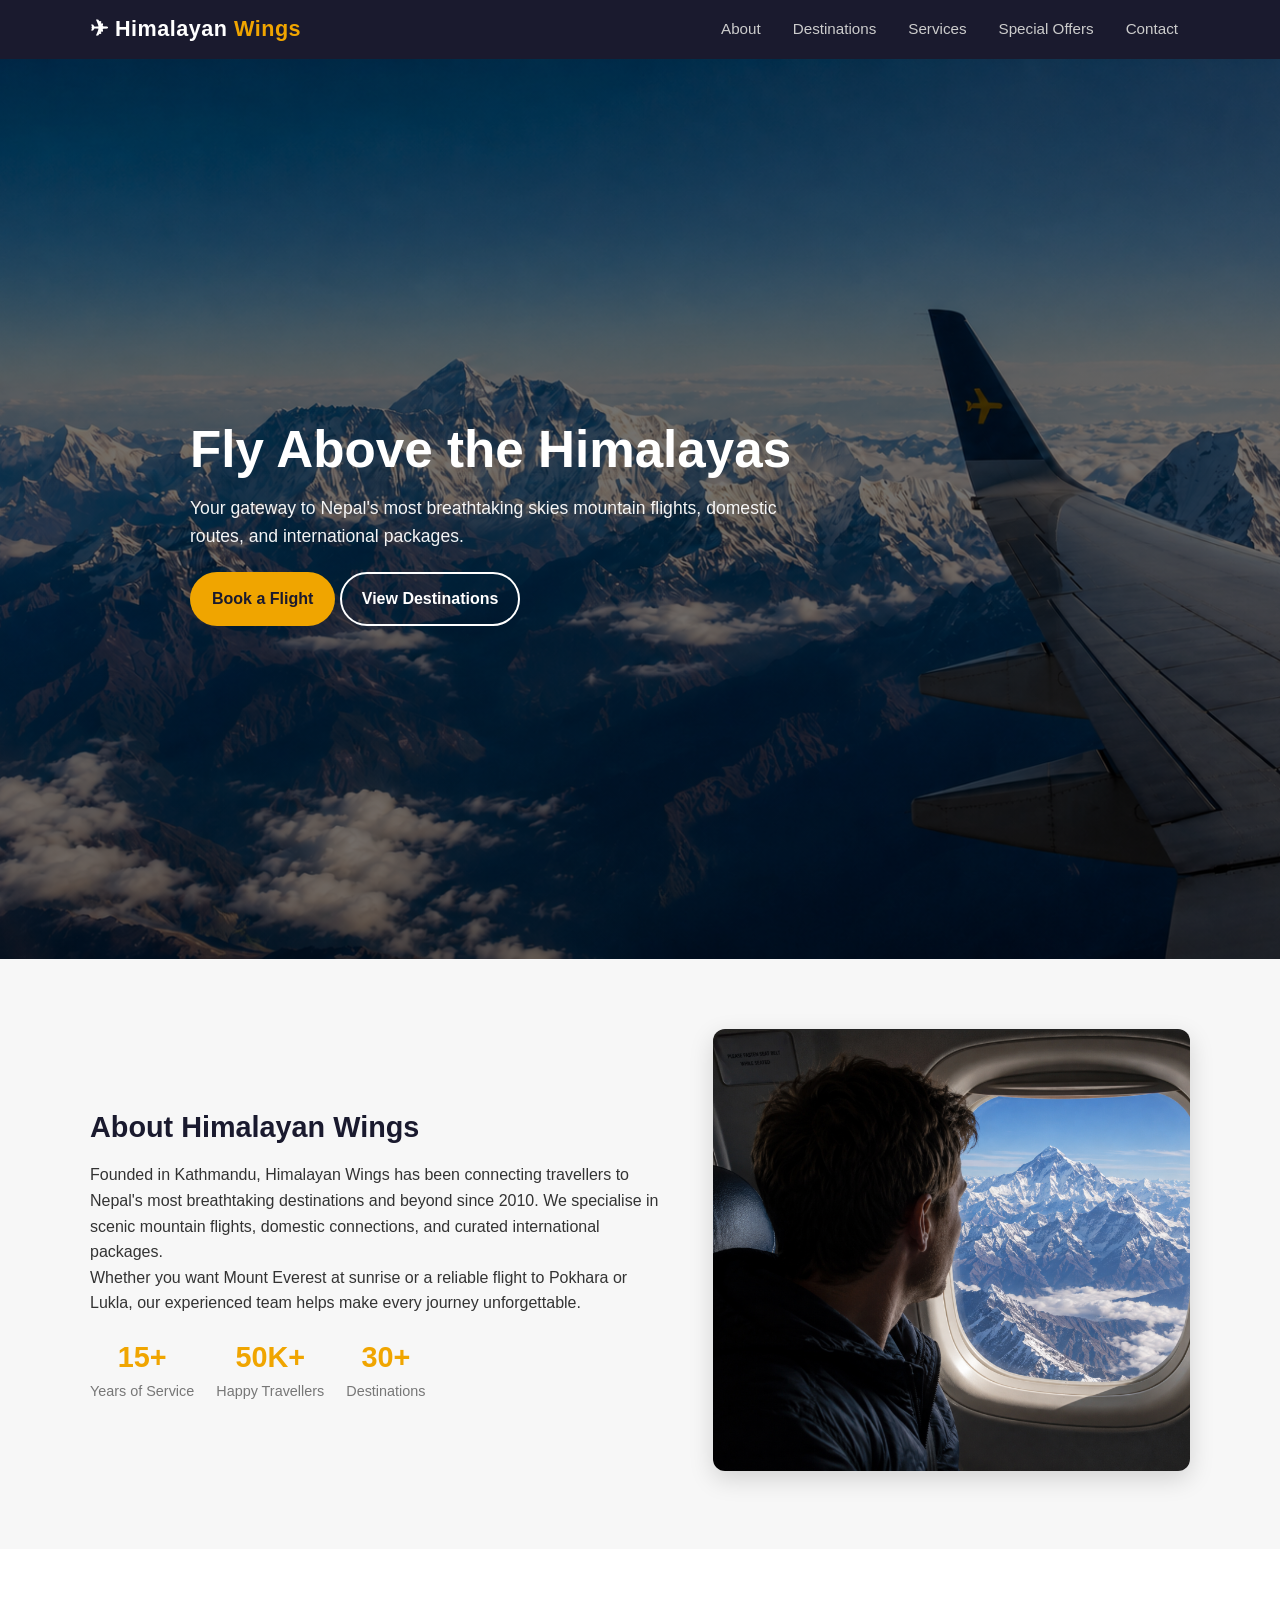
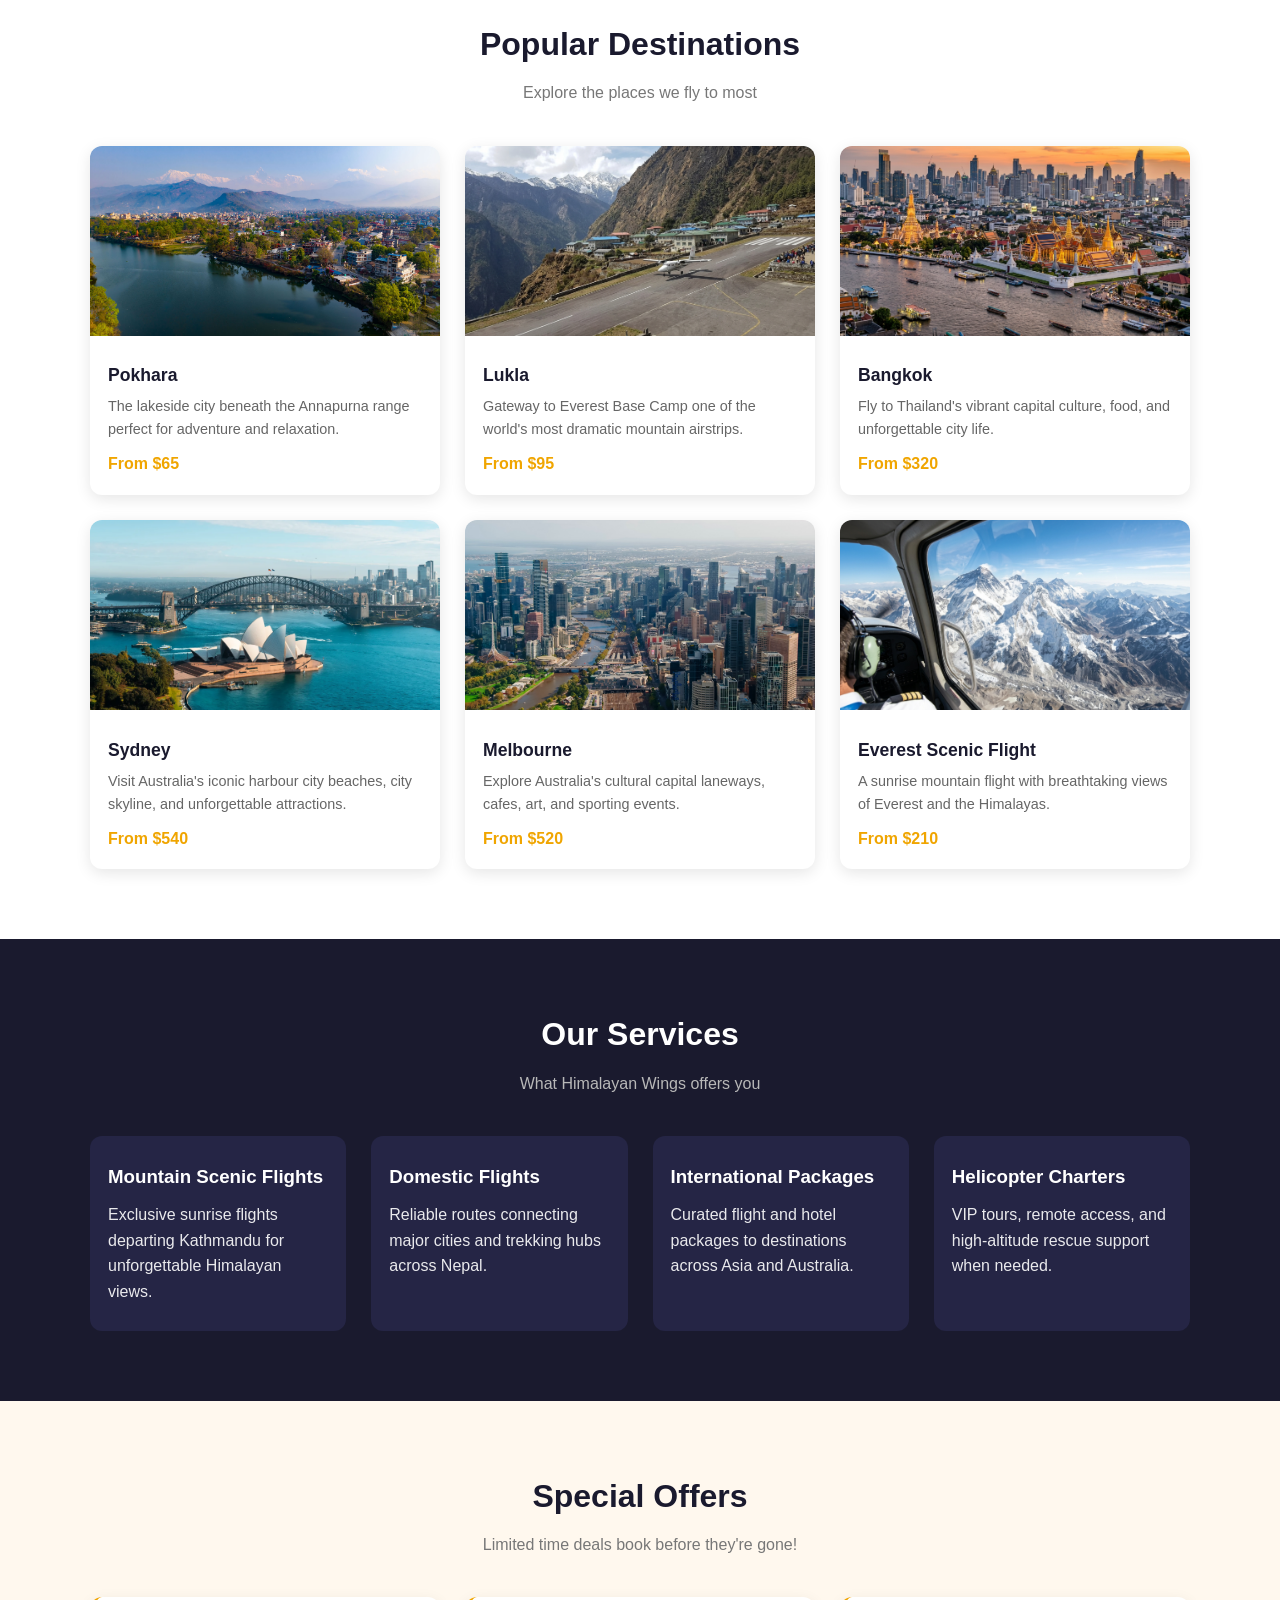
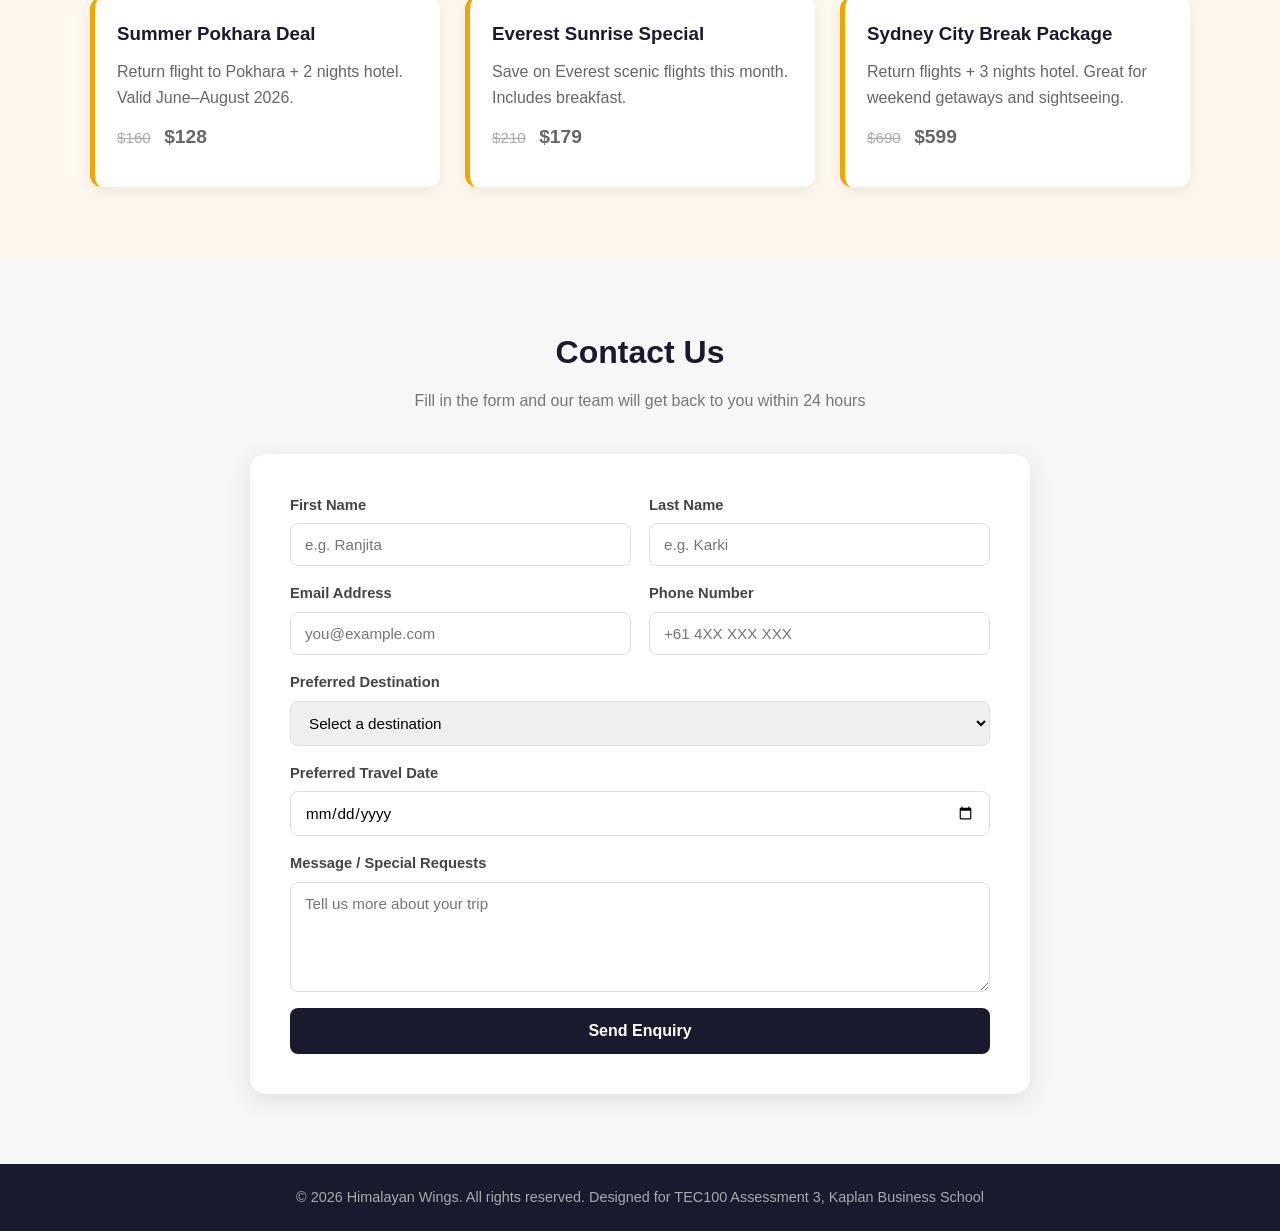
<file: A tourist flight agency/index.html>
<!DOCTYPE html>
<html lang="en">
<head>
  <meta charset="UTF-8"/>
  <meta name="viewport" content="width=device-width, initial-scale=1.0" />
  <title>Himalayan Wings | Nepal's Premier Flight Agency</title>
  <link rel="stylesheet" href="style.css" />
</head>
<body>

  <!-- NAVIGATION BAR -->
  <nav class="navbar">
    <div class="nav-container">
      <!-- The brand/logo area -->
      <a class="brand" href="#home">✈ Himalayan <span>Wings</span></a>

      <!-- Main navigation links here these match the id="" values on each section below -->
      <ul class="nav-links">
        <li><a href="#about">About</a></li>
        <li><a href="#destinations">Destinations</a></li>
        <li><a href="#services">Services</a></li>
        <li><a href="#offers">Special Offers</a></li>
        <li><a href="#contact">Contact</a></li>
      </ul>
    </div>
  </nav>

  <!-- HERO SECTION -->
  <header id="home" class="hero">
    <div class="hero-overlay">
      <!-- All the text and buttons sits inside this centred content block -->
      <div class="hero-content">
        <h1>Fly Above the Himalayas</h1>
        <p>Your gateway to Nepal's most breathtaking skies mountain flights, domestic routes, and international packages.</p>
        <a href="#contact" class="btn btn-primary">Book a Flight</a>
        <a href="#destinations" class="btn btn-outline">View Destinations</a>
      </div>
    </div>
  </header>

  <!-- ABOUT SECTION -->
  <section id="about" class="section section-alt">
    <div class="container about-grid">
      <!-- Left column secttion with the details about the company background and the key stats -->
      <div class="about-text">
        <h2>About Himalayan Wings</h2>
        <p>
          Founded in Kathmandu, Himalayan Wings has been connecting travellers to Nepal's most breathtaking destinations
          and beyond since 2010. We specialise in scenic mountain flights, domestic connections, and curated international packages.
        </p>
        <p>
          Whether you want Mount Everest at sunrise or a reliable flight to Pokhara or Lukla, our experienced team helps make every journey unforgettable.
        </p>
        <!-- little stats section of the company -->
        <div class="stats">
          <div class="stat">
            <h3>15+</h3>
            <p>Years of Service</p>
          </div>
          <div class="stat">
            <h3>50K+</h3>
            <p>Happy Travellers</p>
          </div>
          <div class="stat">
            <h3>30+</h3>
            <p>Destinations</p>
          </div>
        </div>
      </div>
      <!-- Right column section of some sceneic photo to complement the text -->
      <div class="about-image">
        <img src="Himalayan view form plane.png" alt="Himalayas view from an aircraft window"/>
      </div>

    </div>
  </section>

  <!-- DESTINATIONS SECTION -->
  <section id="destinations" class="section">
    <div class="container">
      <h2 class="section-title">Popular Destinations</h2>
      <p class="section-subtitle">Explore the places we fly to most</p>
      <div class="grid cards">

        <!-- Pokhara section -->
        <article class="card">
          <img src="Pokhara lakeside.jpg" alt="Pokhara lakeside" />
          <div class="card-body">
            <h3>Pokhara</h3>
            <p>The lakeside city beneath the Annapurna range perfect for adventure and relaxation.</p>
            <span class="price">From $65</span>
          </div>
        </article>

        <!-- Lukla section -->
        <article class="card">
          <img src="lukla.png" alt="Lukla airstrip" />
          <div class="card-body">
            <h3>Lukla</h3>
            <p>Gateway to Everest Base Camp one of the world's most dramatic mountain airstrips.</p>
            <span class="price">From $95</span>
          </div>
        </article>

        <!-- Bangkok section -->
        <article class="card">
          <img src="bangkok.png" alt="Bangkok city" />
          <div class="card-body">
            <h3>Bangkok</h3>
            <p>Fly to Thailand's vibrant capital culture, food, and unforgettable city life.</p>
            <span class="price">From $320</span>
          </div>
        </article>

        <!-- Sydney section -->
        <article class="card">
          <img src="sydney.png" alt="Sydney Opera House and Harbour Bridge" />
          <div class="card-body">
            <h3>Sydney</h3>
            <p>Visit Australia's iconic harbour city beaches, city skyline, and unforgettable attractions.</p>
            <span class="price">From $540</span>
          </div>
        </article>

        <!-- Melbourne section -->
        <article class="card">
          <img src="melbourne.png" alt="Melbourne skyline" />
          <div class="card-body">
            <h3>Melbourne</h3>
            <p>Explore Australia's cultural capital laneways, cafes, art, and sporting events.</p>
            <span class="price">From $520</span>
          </div>
        </article>

        <!-- Everest scenic flight section-->
        <article class="card">
          <img src="everest view.png" alt="Everest scenic flight view" />
          <div class="card-body">
            <h3>Everest Scenic Flight</h3>
            <p>A sunrise mountain flight with breathtaking views of Everest and the Himalayas.</p>
            <span class="price">From $210</span>
          </div>
        </article>
      </div>
    </div>
  </section>

  <!-- SERVICES SECTION -->
  <section id="services" class="section section-dark">
    <div class="container">
      <h2 class="section-title light">Our Services</h2>
      <p class="section-subtitle light">What Himalayan Wings offers you</p>
      <div class="grid services">
        <div class="service">
          <h3>Mountain Scenic Flights</h3>
          <p>Exclusive sunrise flights departing Kathmandu for unforgettable Himalayan views.</p>
        </div>
        <div class="service">
          <h3>Domestic Flights</h3>
          <p>Reliable routes connecting major cities and trekking hubs across Nepal.</p>
        </div>
        <div class="service">
          <h3>International Packages</h3>
          <p>Curated flight and hotel packages to destinations across Asia and Australia.</p>
        </div>
        <div class="service">
          <h3>Helicopter Charters</h3>
          <p>VIP tours, remote access, and high-altitude rescue support when needed.</p>
        </div>
      </div>
    </div>
  </section>


  <!-- SPECIAL OFFERS SECTION -->
  <section id="offers" class="section section-offers">
    <div class="container">
      <h2 class="section-title">Special Offers</h2>
      <p class="section-subtitle">Limited time deals book before they're gone!</p>
      <div class="grid offers">
        <div class="offer">
          <h3>Summer Pokhara Deal</h3>
          <p>Return flight to Pokhara + 2 nights hotel. Valid June–August 2026.</p>
          <p class="offer-price"><del>$160</del> $128</p>
        </div>
        <div class="offer">
          <h3>Everest Sunrise Special</h3>
          <p>Save on Everest scenic flights this month. Includes breakfast.</p>
          <p class="offer-price"><del>$210</del> $179</p>
        </div>
        <div class="offer">
          <h3>Sydney City Break Package</h3>
          <p>Return flights + 3 nights hotel. Great for weekend getaways and sightseeing.</p>
          <p class="offer-price"><del>$690</del> $599</p>
        </div>
      </div>
    </div>
  </section>


  <!-- CONTACT / BOOKING FORM SECTION -->
  <section id="contact" class="section section-alt">
    <div class="container contact">
      <h2 class="section-title">Contact Us</h2>
      <p class="section-subtitle">Fill in the form and our team will get back to you within 24 hours</p>
      <form class="contact-form" action="#" method="post">

        <!-- Row 1: First name and last name sit side by side on wider screens -->
        <div class="form-row">
          <div class="form-group">
            <label for="firstname">First Name</label>
            <!-- writes example text to help understand user what to put in the field -->
            <input type="text" id="firstname" name="firstname" placeholder="e.g. Ranjita" required />
          </div>
          <div class="form-group">
            <label for="lastname">Last Name</label>
            <input type="text" id="lastname" name="lastname" placeholder="e.g. Karki" required />
          </div>
        </div>
        <!-- Row 2: Email and an optional phone number -->
        <div class="form-row">
          <div class="form-group">
            <label for="email">Email Address</label>
            <!-- type="email" makes the browser check for a valid email format automatically -->
            <input type="email" id="email" name="email" placeholder="you@example.com" required />
          </div>
          <div class="form-group">
            <label for="phone">Phone Number</label>
            <!-- type="tel" brings up the number keyboard on mobile devices -->
            <input type="tel" id="phone" name="phone" placeholder="+61 4XX XXX XXX" />
          </div>
        </div>

        <!-- Destination picker section to dropdown with all available routes -->
        <div class="form-group">
          <label for="destination">Preferred Destination</label>
          <select id="destination" name="destination" required>
            <!-- The first option is disabled so the user is forced to make a real choice -->
            <option value="" disabled selected>Select a destination</option>
            <option value="pokhara">Pokhara</option>
            <option value="lukla">Lukla</option>
            <option value="everest-flight">Everest Scenic Flight</option>
            <option value="bangkok">Bangkok</option>
            <option value="sydney">Sydney</option>
            <option value="melbourne">Melbourne</option>
            <option value="other">Other</option>
          </select>
        </div>

        <!-- Travel date to let the team know the availability -->
        <div class="form-group">
          <label for="travel-date">Preferred Travel Date</label>
          <!-- type="date" gives a built-in calendar picker in most modern browsers -->
          <input type="date" id="travel-date" name="travel-date" />
        </div>
        <!-- Free-text area for anything extra the visitor wants to mention -->
        <div class="form-group">
          <label for="message">Message / Special Requests</label>
          <!-- resize: vertical (set in CSS) lets users drag the box taller but not wider -->
          <textarea id="message" name="message" placeholder="Tell us more about your trip"></textarea>
        </div>
        <!-- Submit button — styled dark in normal state, turns gold on hover (see CSS) -->
        <button type="submit" class="btn btn-dark">Send Enquiry</button>
      </form>
    </div>
  </section>

  <!-- FOOTER SECTION-->
  <footer class="footer">
    <p>
      &copy; 2026 Himalayan Wings. All rights reserved.
      Designed for TEC100 Assessment 3, Kaplan Business School
    </p>
  </footer>
</body>
</html>
</file>
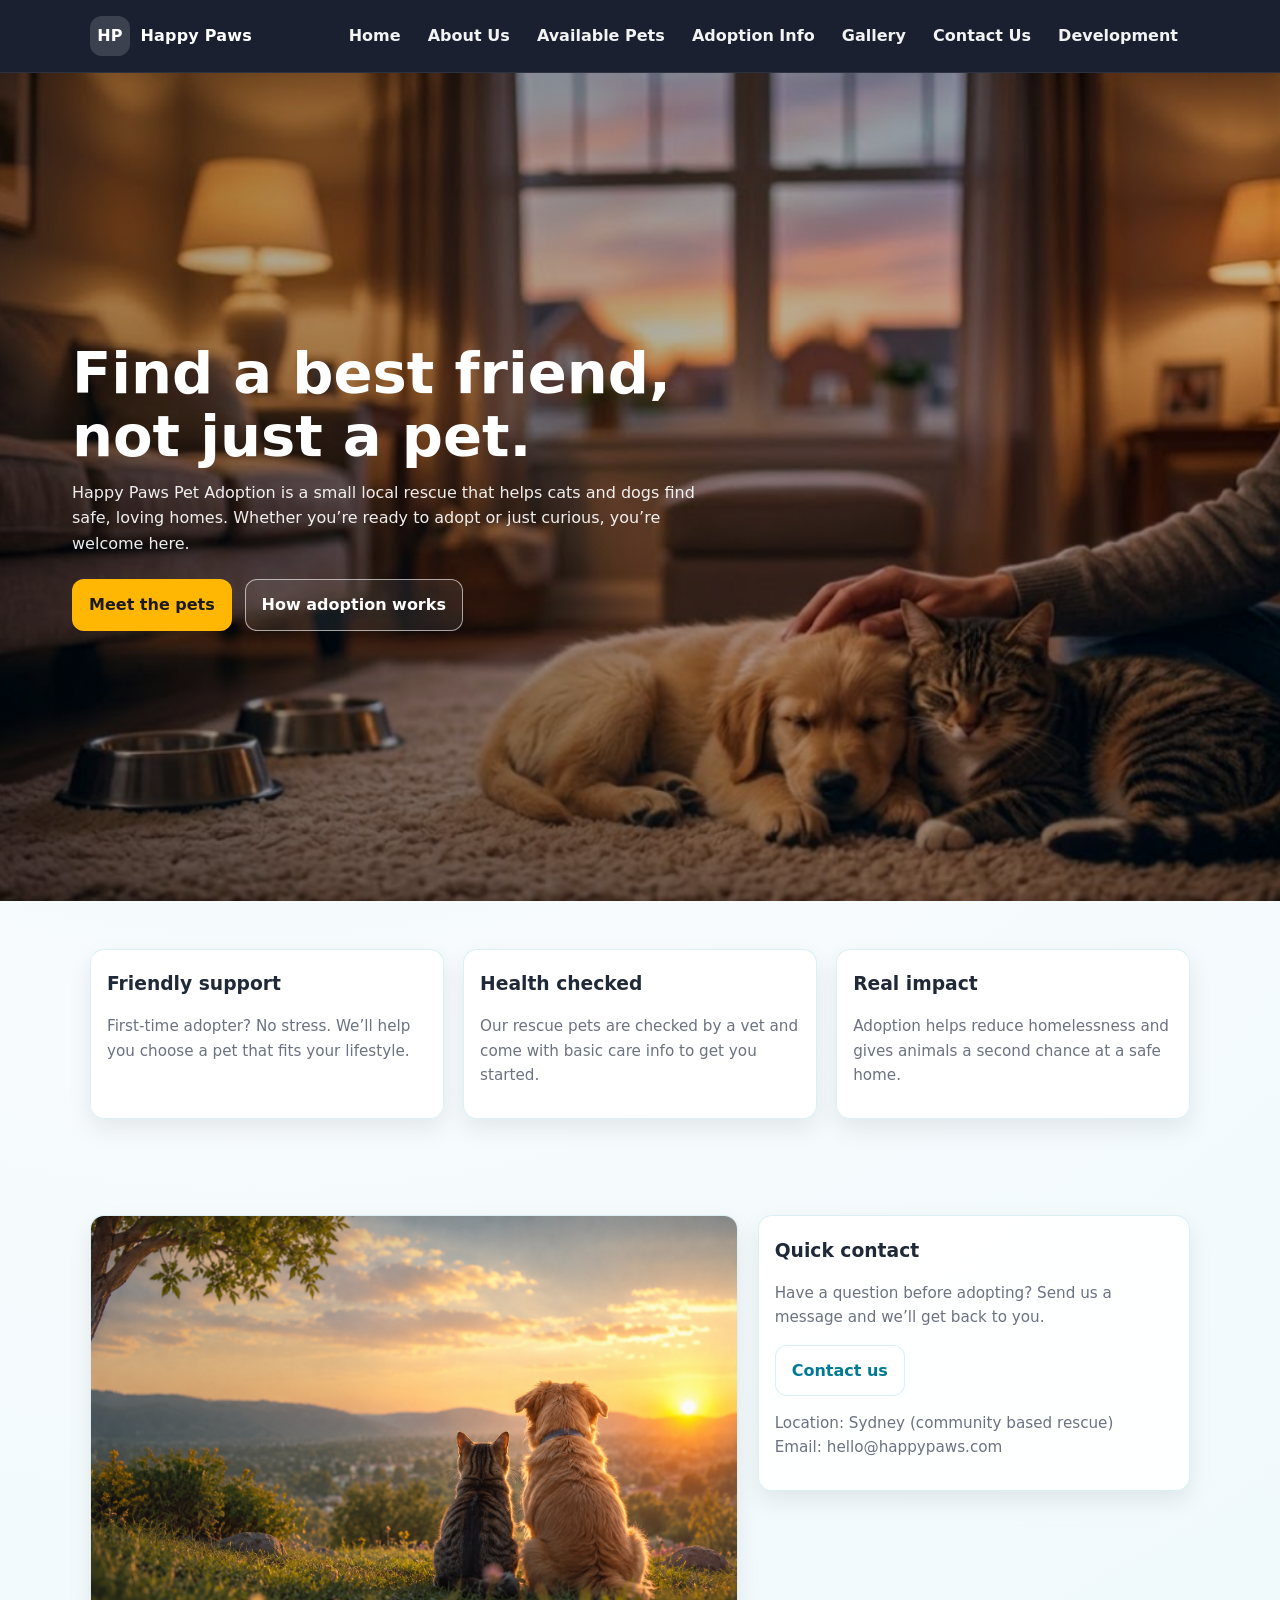
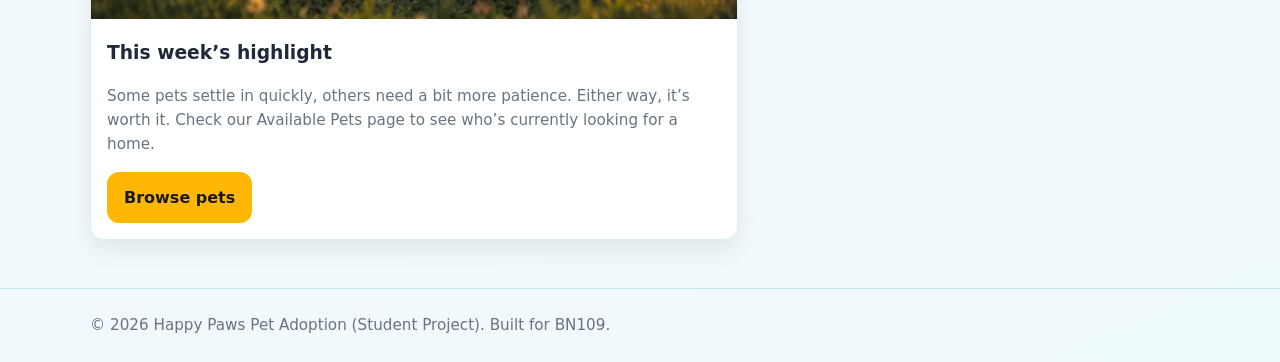
<file: Pet adoption website/index.html>
<!DOCTYPE html>
<html lang="en">
<head>
  <meta charset="UTF-8"/>
  <meta name="viewport" content="width=device-width, initial-scale=1" />
  <title>Happy Paws Pet Adoption | Home</title>
  <link rel="stylesheet" href="css/style.css"/>
  <script defer src="js/main.js"></script>
</head>

<body class="home-page">
  <header class="site-header">
    <div class="container navbar">
      <a class="brand" href="index.html">
        <span class="brand-badge" aria-hidden="true">HP</span>
        <span>Happy Paws</span>
      </a>

      <button class="nav-toggle" type="button" aria-label="Toggle menu">Menu</button>

      <nav class="nav-links" aria-label="Main navigation">
        <a href="index.html">Home</a>
        <a href="about.html">About Us</a>
        <a href="pets.html">Available Pets</a>
        <a href="adoption.html">Adoption Info</a>
        <a href="gallery.html">Gallery</a>
        <a href="contact.html">Contact Us</a>
        <a href="development.html">Development</a>
      </nav>
    </div>
  </header>

  <main>
    <section class="hero">
      <div class="hero-bg" aria-hidden="true"></div>

      <div class="container hero-content">
        <h1>Find a best friend, not just a pet.</h1>
        <p>
          Happy Paws Pet Adoption is a small local rescue that helps cats and dogs 
          find safe, loving homes. Whether you’re ready to adopt or just curious,
          you’re welcome here.
        </p>

        <div class="hero-actions">
          <a class="btn btn-primary" href="pets.html">Meet the pets</a>
          <a class="btn btn-outline" href="adoption.html">How adoption works</a>
        </div>
      </div>
    </section>

    <section class="section">
      <div class="container grid three-col">
        <article class="card">
          <div class="card-body">
            <h3>Friendly support</h3>
            <p class="small">
              First-time adopter? No stress. We’ll help you choose a pet that fits your lifestyle.
            </p>
          </div>
        </article>

        <article class="card">
          <div class="card-body">
            <h3>Health checked</h3>
            <p class="small">
              Our rescue pets are checked by a vet and come with basic care info to get you started.
            </p>
          </div>
        </article>

        <article class="card">
          <div class="card-body">
            <h3>Real impact</h3>
            <p class="small">
              Adoption helps reduce homelessness and gives animals a second chance at a safe home.
            </p>
          </div>
        </article>
      </div>
    </section>

    <section class="section">
      <div class="container grid two-col">
        <div class="card">
          <img src="images/calmpets.png" alt="A calm rescue dog sitting on grass" />
          <div class="card-body">
            <h3>This week’s highlight</h3>
            <p class="small">
              Some pets settle in quickly, others need a bit more patience. Either way, it’s worth it.
              Check our Available Pets page to see who’s currently looking for a home.
            </p>
            <a class="btn btn-primary" href="pets.html">Browse pets</a>
          </div>
        </div>

        <aside class="card">
          <div class="card-body">
            <h3>Quick contact</h3>
            <p class="small">
              Have a question before adopting? Send us a message and we’ll get back to you.
            </p>
            <a class="btn btn-outline" style="border-color: var(--border); color: var(--bondi-dark); background: white;" href="contact.html">
              Contact us
            </a>
            <p class="small" style="margin-top: 0.9rem;">
              Location: Sydney (community based rescue)<br />
              Email: hello@happypaws.com
            </p>
          </div>
        </aside>
      </div>
    </section>
  </main>

  <footer class="site-footer">
    <div class="container small">
      © 2026 Happy Paws Pet Adoption (Student Project). Built for BN109.
    </div>
  </footer>
</body>
</html>
</file>
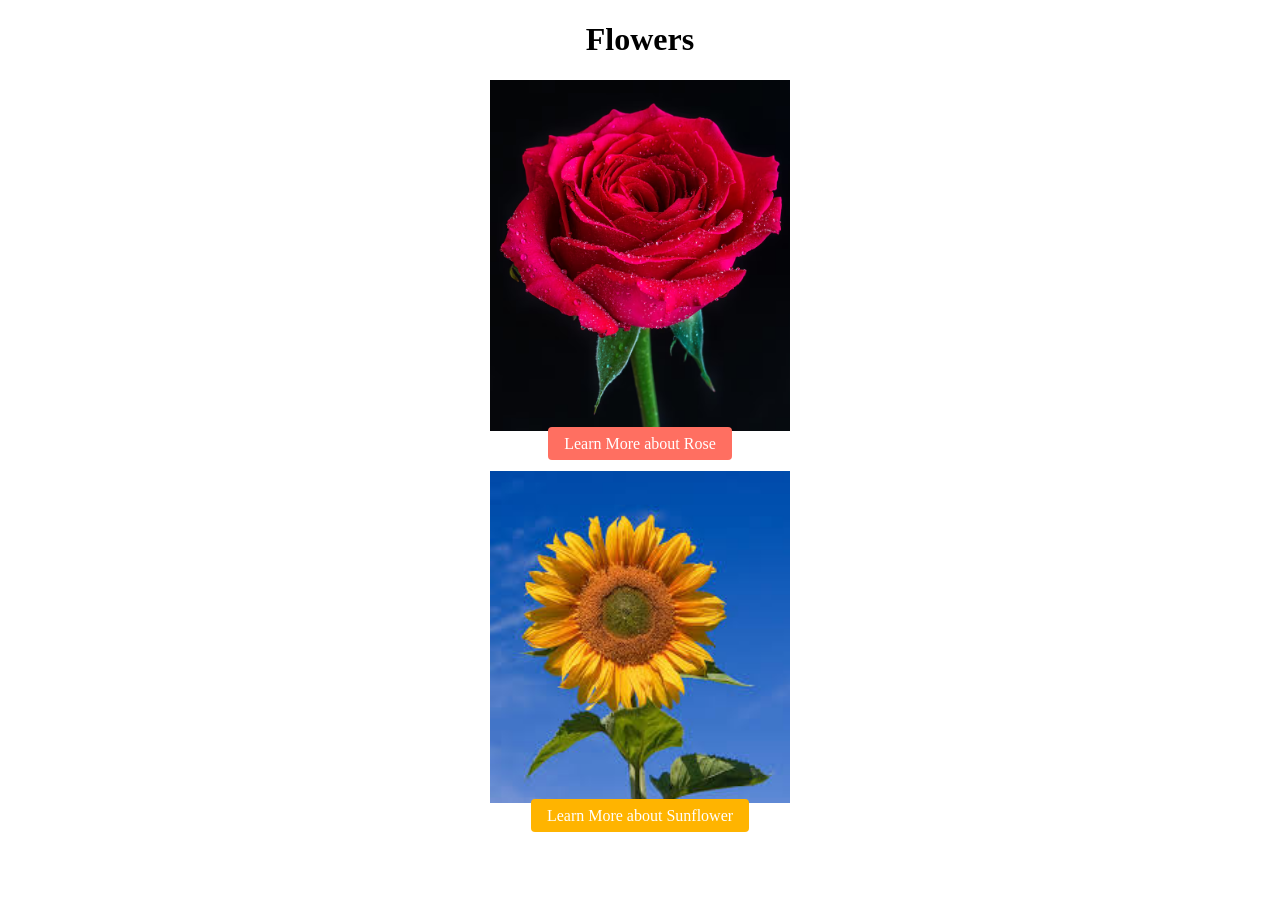
<file: Rough work/index.html>
<!DOCTYPE html>
<html lang="en">
<head>
    <title>Flowers Assignment 2</title>
</head>
<body style="text-align: center;">

    <div>

        <h1>Flowers</h1>

        <!-- Rose Section -->
        <img src="rose.jpeg" alt="Rose" style="width: 300px; height: auto;">
        <br>
        <a href="rose.html" style="padding: 8px 16px; background-color: #ff6f61; color: white; text-decoration: none; border-radius: 4px;">
            Learn More about Rose
        </a>
        <br><br>

        <!-- Sunflower Section -->
        <img src="sunflower.jpeg" alt="Sunflower" style="width: 300px; height: auto;">
        <br>
        <a href="sunflower.html" style="padding: 8px 16px; background-color: #ffb400; color: white; text-decoration: none; border-radius: 4px;">
            Learn More about Sunflower
        </a>

    </div>

</body>
</html>
</file>
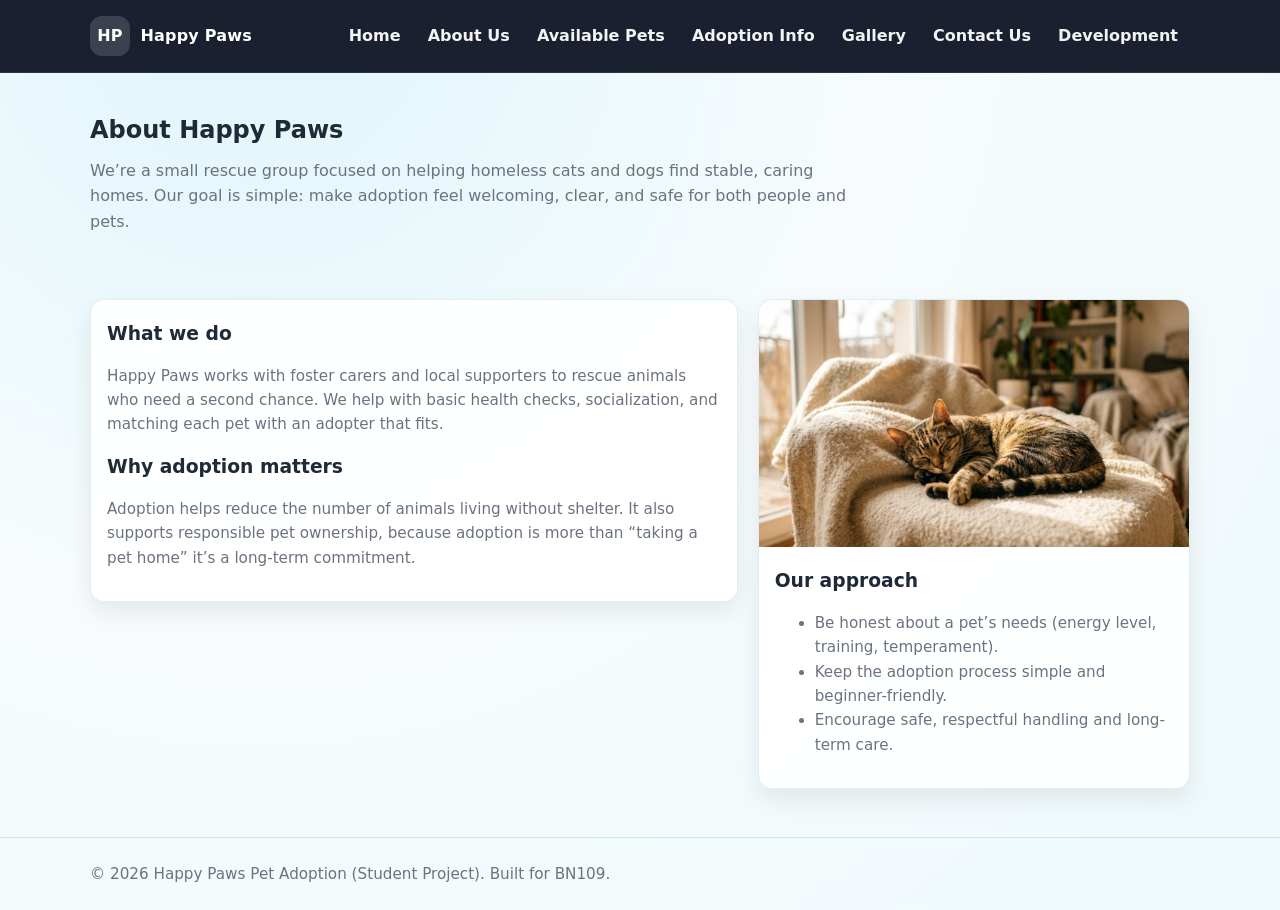
<file: Pet adoption website/about.html>
<!DOCTYPE html>
<html lang="en">
<head>
  <meta charset="UTF-8"/>
  <meta name="viewport" content="width=device-width, initial-scale=1"/>
  <title>Happy Paws Pet Adoption | About Us</title>
  <link rel="stylesheet" href="css/style.css"/>
  <script defer src="js/main.js"></script>
</head>

<body>
  <header class="site-header">
    <div class="container navbar">
      <a class="brand" href="index.html">
        <span class="brand-badge" aria-hidden="true">HP</span>
        <span>Happy Paws</span>
      </a>
      <button class="nav-toggle" type="button" aria-label="Toggle menu">Menu</button>
      <nav class="nav-links" aria-label="Main navigation">
        <a href="index.html">Home</a>
        <a href="about.html">About Us</a>
        <a href="pets.html">Available Pets</a>
        <a href="adoption.html">Adoption Info</a>
        <a href="gallery.html">Gallery</a>
        <a href="contact.html">Contact Us</a>
        <a href="development.html">Development</a>
      </nav>
    </div>
  </header>

  <main class="container">
    <section class="page-header">
      <h1>About Happy Paws</h1>
      <p>
        We’re a small rescue group focused on helping homeless cats and dogs find stable, caring homes.
        Our goal is simple: make adoption feel welcoming, clear, and safe for both people and pets.
      </p>
    </section>

    <section class="section grid two-col">
      <article class="card">
        <div class="card-body">
          <h3>What we do</h3>
          <p class="small">
            Happy Paws works with foster carers and local supporters to rescue animals who need a second chance.
            We help with basic health checks, socialization, and matching each pet with an adopter that fits.
          </p>

          <h3>Why adoption matters</h3>
          <p class="small">
            Adoption helps reduce the number of animals living without shelter. It also supports responsible pet
            ownership, because adoption is more than “taking a pet home” it’s a long-term commitment.
          </p>
        </div>
      </article>

      <aside class="card">
        <img src="images/catresting.png" alt="A rescue cat resting comfortably indoors" />
        <div class="card-body">
          <h3>Our approach</h3>
          <ul class="small">
            <li>Be honest about a pet’s needs (energy level, training, temperament).</li>
            <li>Keep the adoption process simple and beginner-friendly.</li>
            <li>Encourage safe, respectful handling and long-term care.</li>
          </ul>
        </div>
      </aside>
    </section>
  </main>

  <footer class="site-footer">
    <div class="container small">
      © 2026 Happy Paws Pet Adoption (Student Project). Built for BN109.
    </div>
  </footer>
</body>
</html>
</file>
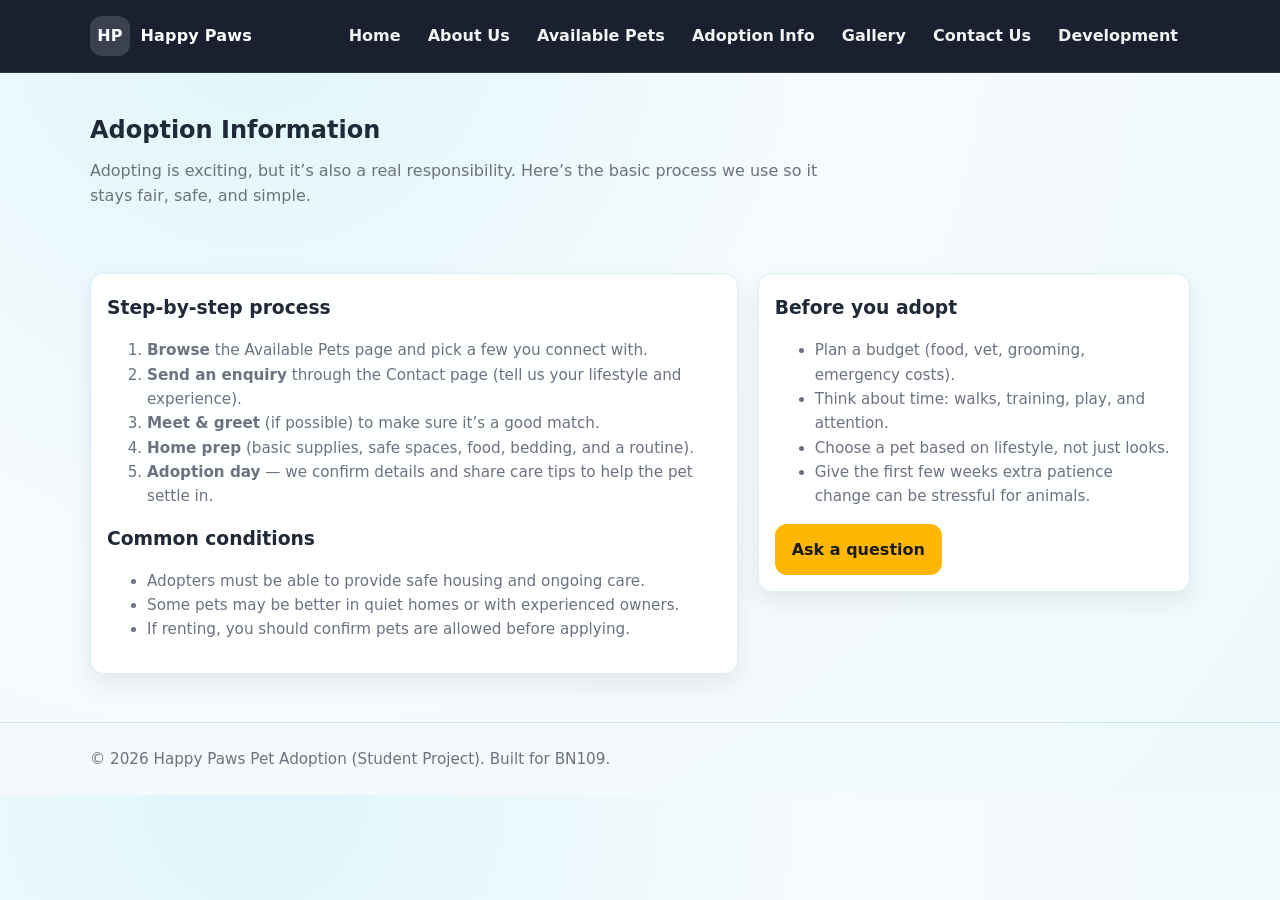
<file: Pet adoption website/adoption.html>
<!DOCTYPE html>
<html lang="en">
<head>
  <meta charset="UTF-8"/>
  <meta name="viewport" content="width=device-width, initial-scale=1"/>
  <title>Happy Paws Pet Adoption | Adoption Information</title>
  <link rel="stylesheet" href="css/style.css"/>
  <script defer src="js/main.js"></script>
</head>

<body>
  <header class="site-header">
    <div class="container navbar">
      <a class="brand" href="index.html">
        <span class="brand-badge" aria-hidden="true">HP</span>
        <span>Happy Paws</span>
      </a>
      <button class="nav-toggle" type="button" aria-label="Toggle menu">Menu</button>
      <nav class="nav-links" aria-label="Main navigation">
        <a href="index.html">Home</a>
        <a href="about.html">About Us</a>
        <a href="pets.html">Available Pets</a>
        <a href="adoption.html">Adoption Info</a>
        <a href="gallery.html">Gallery</a>
        <a href="contact.html">Contact Us</a>
        <a href="development.html">Development</a>
      </nav>
    </div>
  </header>

  <main class="container">
    <section class="page-header">
      <h1>Adoption Information</h1>
      <p>
        Adopting is exciting, but it’s also a real responsibility. Here’s the basic process we use
        so it stays fair, safe, and simple.
      </p>
    </section>

    <section class="section grid two-col">
      <article class="card">
        <div class="card-body">
          <h3>Step-by-step process</h3>
          <ol class="small">
            <li><strong>Browse</strong> the Available Pets page and pick a few you connect with.</li>
            <li><strong>Send an enquiry</strong> through the Contact page (tell us your lifestyle and experience).</li>
            <li><strong>Meet & greet</strong> (if possible) to make sure it’s a good match.</li>
            <li><strong>Home prep</strong> (basic supplies, safe spaces, food, bedding, and a routine).</li>
            <li><strong>Adoption day</strong> — we confirm details and share care tips to help the pet settle in.</li>
          </ol>

          <h3>Common conditions</h3>
          <ul class="small">
            <li>Adopters must be able to provide safe housing and ongoing care.</li>
            <li>Some pets may be better in quiet homes or with experienced owners.</li>
            <li>If renting, you should confirm pets are allowed before applying.</li>
          </ul>
        </div>
      </article>

      <aside class="card">
        <div class="card-body">
          <h3>Before you adopt</h3>
          <ul class="small">
            <li>Plan a budget (food, vet, grooming, emergency costs).</li>
            <li>Think about time: walks, training, play, and attention.</li>
            <li>Choose a pet based on lifestyle, not just looks.</li>
            <li>Give the first few weeks extra patience change can be stressful for animals.</li>
          </ul>
          <a class="btn btn-primary" href="contact.html">Ask a question</a>
        </div>
      </aside>
    </section>
  </main>

  <footer class="site-footer">
    <div class="container small">
      © 2026 Happy Paws Pet Adoption (Student Project). Built for BN109.
    </div>
  </footer>
</body>
</html>
</file>
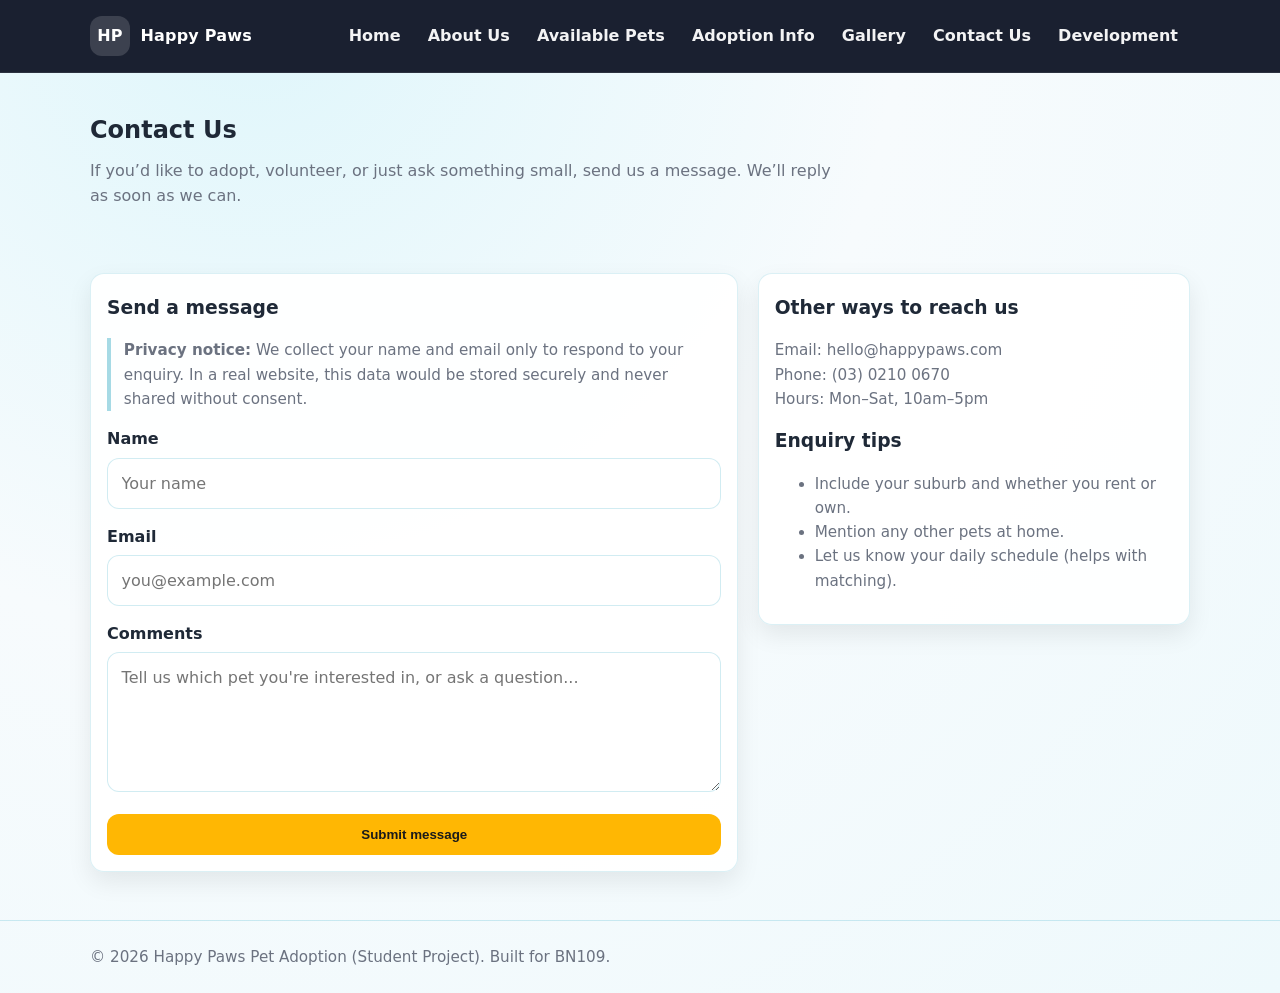
<file: Pet adoption website/contact.html>
<!DOCTYPE html>
<html lang="en">
<head>
  <meta charset="UTF-8"/>
  <meta name="viewport" content="width=device-width, initial-scale=1"/>
  <title>Happy Paws Pet Adoption | Contact Us</title>
  <link rel="stylesheet" href="css/style.css"/>
  <script defer src="js/main.js"></script>
</head>

<body>
  <header class="site-header">
    <div class="container navbar">
      <a class="brand" href="index.html">
        <span class="brand-badge" aria-hidden="true">HP</span>
        <span>Happy Paws</span>
      </a>
      <button class="nav-toggle" type="button" aria-label="Toggle menu">Menu</button>
      <nav class="nav-links" aria-label="Main navigation">
        <a href="index.html">Home</a>
        <a href="about.html">About Us</a>
        <a href="pets.html">Available Pets</a>
        <a href="adoption.html">Adoption Info</a>
        <a href="gallery.html">Gallery</a>
        <a href="contact.html">Contact Us</a>
        <a href="development.html">Development</a>
      </nav>
    </div>
  </header>

  <main class="container">
    <section class="page-header">
      <h1>Contact Us</h1>
      <p>
        If you’d like to adopt, volunteer, or just ask something small, send us a message.
        We’ll reply as soon as we can.
      </p>
    </section>

    <section class="section grid two-col">
      <article class="card">
        <div class="card-body">
          <h3>Send a message</h3>

          <p class="privacy-note">
            <strong>Privacy notice:</strong> We collect your name and email only to respond to your enquiry.
            In a real website, this data would be stored securely and never shared without consent.
          </p>

          <form action="thankyou.html" method="GET">
            <div>
              <label for="name">Name</label>
              <input id="name" name="name" type="text" placeholder="Your name" required />
            </div>

            <div>
              <label for="email">Email</label>
              <input id="email" name="email" type="email" placeholder="you@example.com" required />
            </div>

            <div>
              <label for="comments">Comments</label>
              <textarea id="comments" name="comments" placeholder="Tell us which pet you're interested in, or ask a question..." required></textarea>
            </div>

            <button class="btn btn-primary" type="submit">Submit message</button>
          </form>
        </div>
      </article>

      <aside class="card">
        <div class="card-body">
          <h3>Other ways to reach us</h3>
          <p class="small">
            Email: hello@happypaws.com<br />
            Phone: (03) 0210 0670<br />
            Hours: Mon–Sat, 10am–5pm
          </p>

          <h3>Enquiry tips</h3>
          <ul class="small">
            <li>Include your suburb and whether you rent or own.</li>
            <li>Mention any other pets at home.</li>
            <li>Let us know your daily schedule (helps with matching).</li>
          </ul>
        </div>
      </aside>
    </section>
  </main>

  <footer class="site-footer">
    <div class="container small">
      © 2026 Happy Paws Pet Adoption (Student Project). Built for BN109.
    </div>
  </footer>
</body>
</html>
</file>
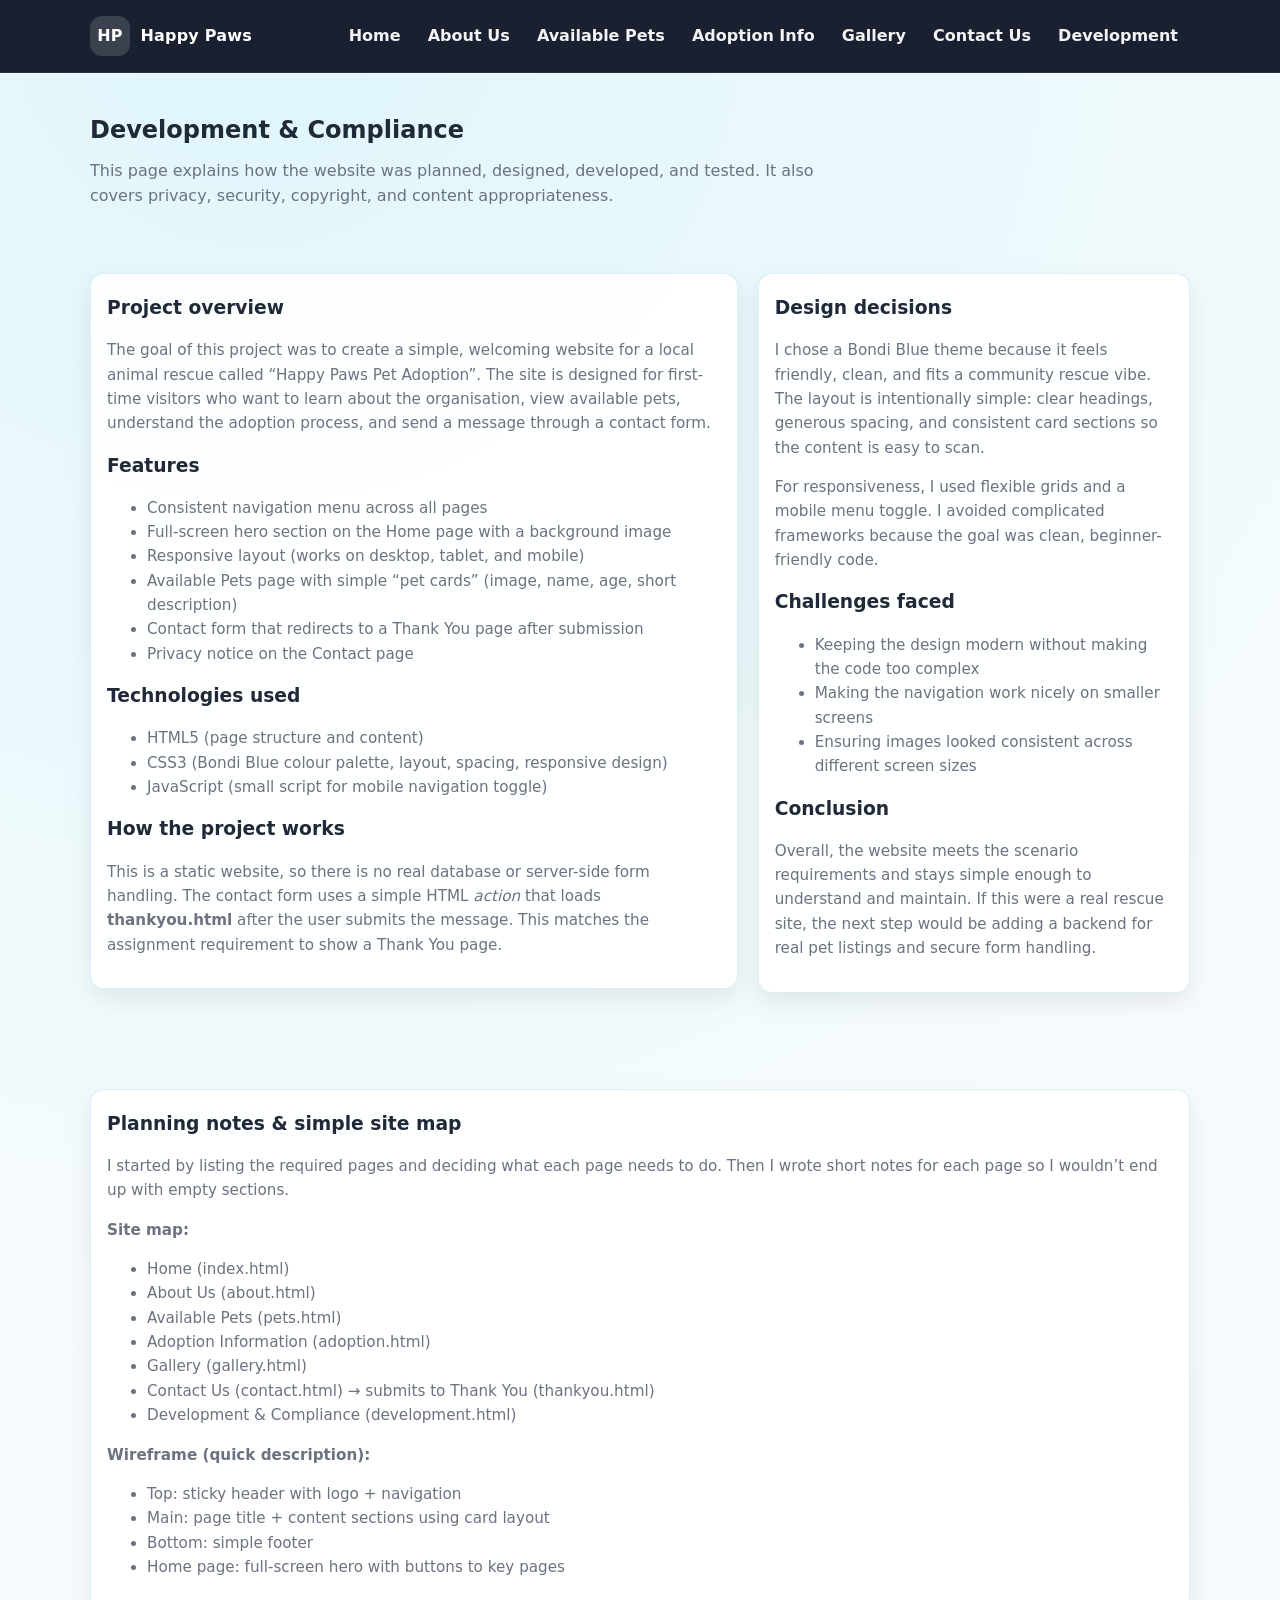
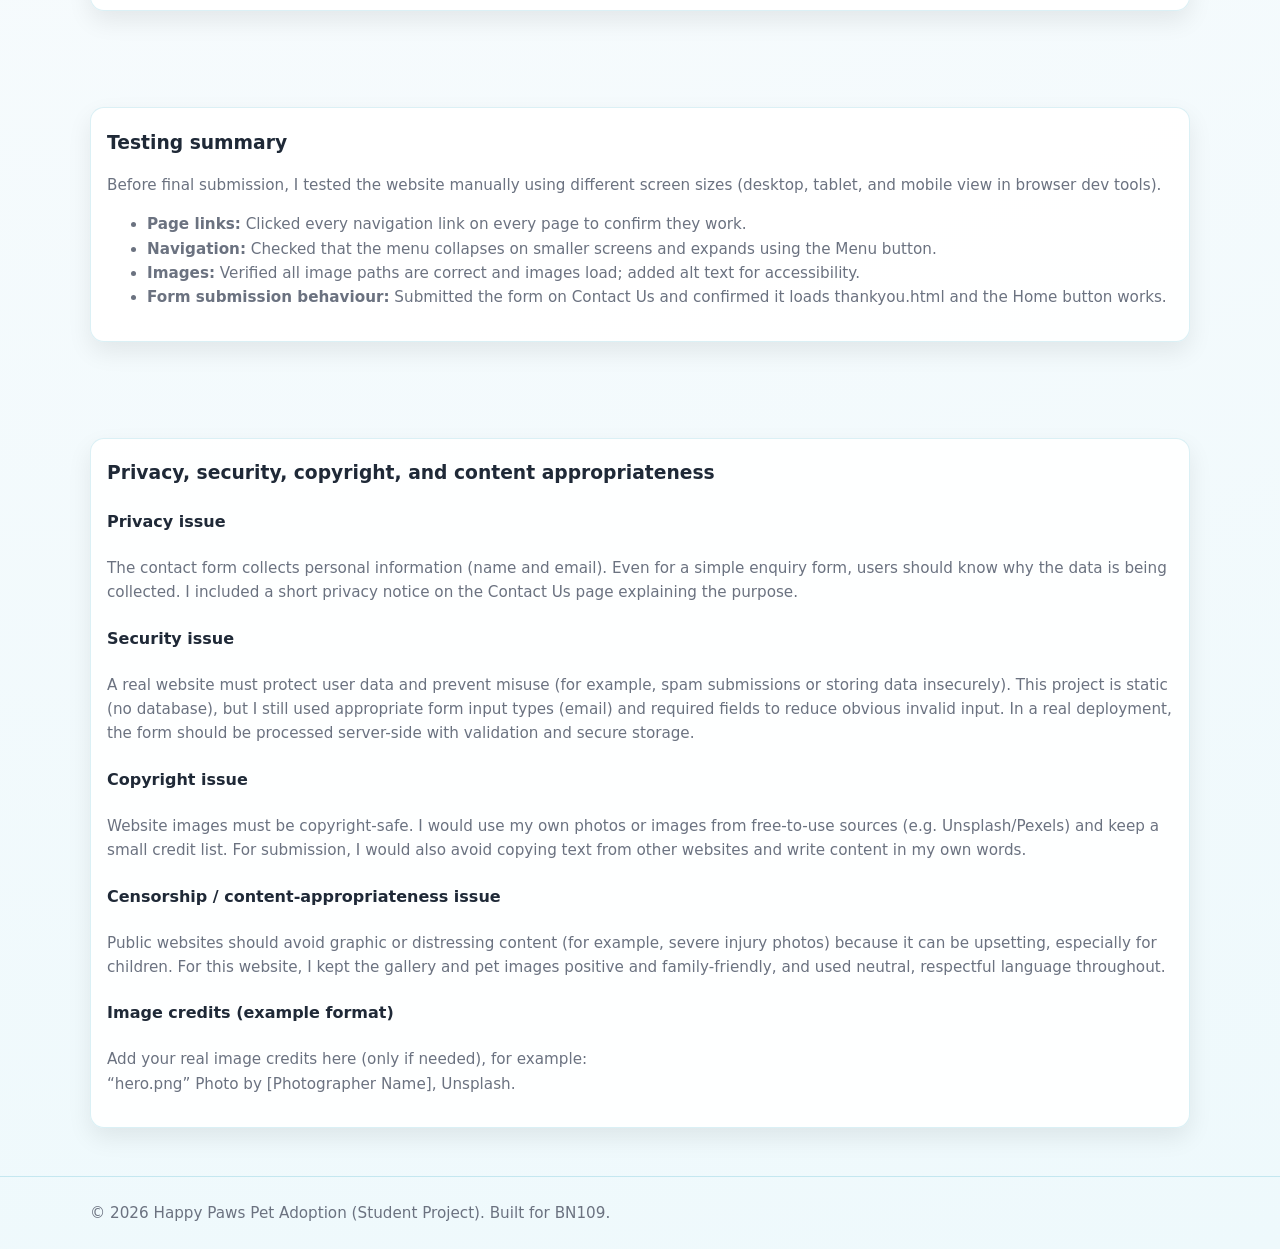
<file: Pet adoption website/development.html>
<!DOCTYPE html>
<html lang="en">
<head>
  <meta charset="UTF-8" />
  <meta name="viewport" content="width=device-width, initial-scale=1" />
  <title>Happy Paws Pet Adoption | Development & Compliance</title>
  <link rel="stylesheet" href="css/style.css" />
  <script defer src="js/main.js"></script>
</head>

<body>
  <header class="site-header">
    <div class="container navbar">
      <a class="brand" href="index.html">
        <span class="brand-badge" aria-hidden="true">HP</span>
        <span>Happy Paws</span>
      </a>
      <button class="nav-toggle" type="button" aria-label="Toggle menu">Menu</button>
      <nav class="nav-links" aria-label="Main navigation">
        <a href="index.html">Home</a>
        <a href="about.html">About Us</a>
        <a href="pets.html">Available Pets</a>
        <a href="adoption.html">Adoption Info</a>
        <a href="gallery.html">Gallery</a>
        <a href="contact.html">Contact Us</a>
        <a href="development.html">Development</a>
      </nav>
    </div>
  </header>

  <main class="container">
    <section class="page-header">
      <h1>Development & Compliance</h1>
      <p>
        This page explains how the website was planned, designed, developed, and tested.
        It also covers privacy, security, copyright, and content appropriateness.
      </p>
    </section>

    <section class="section grid two-col">
      <article class="card">
        <div class="card-body">
          <h3>Project overview</h3>
          <p class="small">
            The goal of this project was to create a simple, welcoming website for a local animal rescue
            called “Happy Paws Pet Adoption”. The site is designed for first-time visitors who want to
            learn about the organisation, view available pets, understand the adoption process, and send
            a message through a contact form.
          </p>

          <h3>Features</h3>
          <ul class="small">
            <li>Consistent navigation menu across all pages</li>
            <li>Full-screen hero section on the Home page with a background image</li>
            <li>Responsive layout (works on desktop, tablet, and mobile)</li>
            <li>Available Pets page with simple “pet cards” (image, name, age, short description)</li>
            <li>Contact form that redirects to a Thank You page after submission</li>
            <li>Privacy notice on the Contact page</li>
          </ul>

          <h3>Technologies used</h3>
          <ul class="small">
            <li>HTML5 (page structure and content)</li>
            <li>CSS3 (Bondi Blue colour palette, layout, spacing, responsive design)</li>
            <li>JavaScript (small script for mobile navigation toggle)</li>
          </ul>

          <h3>How the project works</h3>
          <p class="small">
            This is a static website, so there is no real database or server-side form handling.
            The contact form uses a simple HTML <em>action</em> that loads <strong>thankyou.html</strong>
            after the user submits the message. This matches the assignment requirement to show a Thank You page.
          </p>
        </div>
      </article>

      <aside class="card">
        <div class="card-body">
          <h3>Design decisions</h3>
          <p class="small">
            I chose a Bondi Blue theme because it feels friendly, clean, and fits a community rescue vibe.
            The layout is intentionally simple: clear headings, generous spacing, and consistent card sections
            so the content is easy to scan.
          </p>

          <p class="small">
            For responsiveness, I used flexible grids and a mobile menu toggle. I avoided complicated frameworks
            because the goal was clean, beginner-friendly code.
          </p>

          <h3>Challenges faced</h3>
          <ul class="small">
            <li>Keeping the design modern without making the code too complex</li>
            <li>Making the navigation work nicely on smaller screens</li>
            <li>Ensuring images looked consistent across different screen sizes</li>
          </ul>

          <h3>Conclusion</h3>
          <p class="small">
            Overall, the website meets the scenario requirements and stays simple enough to understand and maintain.
            If this were a real rescue site, the next step would be adding a backend for real pet listings and secure
            form handling.
          </p>
        </div>
      </aside>
    </section>

    <section class="section">
      <div class="card">
        <div class="card-body">
          <h3>Planning notes & simple site map</h3>
          <p class="small">
            I started by listing the required pages and deciding what each page needs to do. Then I wrote short notes
            for each page so I wouldn’t end up with empty sections.
          </p>

          <p class="small"><strong>Site map:</strong></p>
          <ul class="small">
            <li>Home (index.html)</li>
            <li>About Us (about.html)</li>
            <li>Available Pets (pets.html)</li>
            <li>Adoption Information (adoption.html)</li>
            <li>Gallery (gallery.html)</li>
            <li>Contact Us (contact.html) → submits to Thank You (thankyou.html)</li>
            <li>Development & Compliance (development.html)</li>
          </ul>

          <p class="small"><strong>Wireframe (quick description):</strong></p>
          <ul class="small">
            <li>Top: sticky header with logo + navigation</li>
            <li>Main: page title + content sections using card layout</li>
            <li>Bottom: simple footer</li>
            <li>Home page: full-screen hero with buttons to key pages</li>
          </ul>
        </div>
      </div>
    </section>

    <section class="section">
      <div class="card">
        <div class="card-body">
          <h3>Testing summary</h3>
          <p class="small">
            Before final submission, I tested the website manually using different screen sizes (desktop, tablet,
            and mobile view in browser dev tools).
          </p>

          <ul class="small">
            <li><strong>Page links:</strong> Clicked every navigation link on every page to confirm they work.</li>
            <li><strong>Navigation:</strong> Checked that the menu collapses on smaller screens and expands using the Menu button.</li>
            <li><strong>Images:</strong> Verified all image paths are correct and images load; added alt text for accessibility.</li>
            <li><strong>Form submission behaviour:</strong> Submitted the form on Contact Us and confirmed it loads thankyou.html and the Home button works.</li>
          </ul>
        </div>
      </div>
    </section>

    <section class="section">
      <div class="card">
        <div class="card-body">
          <h3>Privacy, security, copyright, and content appropriateness</h3>

          <h4>Privacy issue</h4>
          <p class="small">
            The contact form collects personal information (name and email). Even for a simple enquiry form, users should
            know why the data is being collected. I included a short privacy notice on the Contact Us page explaining the purpose.
          </p>

          <h4>Security issue</h4>
          <p class="small">
            A real website must protect user data and prevent misuse (for example, spam submissions or storing data insecurely).
            This project is static (no database), but I still used appropriate form input types (email) and required fields to
            reduce obvious invalid input. In a real deployment, the form should be processed server-side with validation and secure storage.
          </p>

          <h4>Copyright issue</h4>
          <p class="small">
            Website images must be copyright-safe. I would use my own photos or images from free-to-use sources (e.g. Unsplash/Pexels)
            and keep a small credit list. For submission, I would also avoid copying text from other websites and write content in my own words.
          </p>

          <h4>Censorship / content-appropriateness issue</h4>
          <p class="small">
            Public websites should avoid graphic or distressing content (for example, severe injury photos) because it can be upsetting,
            especially for children. For this website, I kept the gallery and pet images positive and family-friendly, and used neutral,
            respectful language throughout.
          </p>

          <h4>Image credits (example format)</h4>
          <p class="small">
            Add your real image credits here (only if needed), for example:<br />
            “hero.png” Photo by [Photographer Name], Unsplash.
          </p>
        </div>
      </div>
    </section>
  </main>

  <footer class="site-footer">
    <div class="container small">
      © 2026 Happy Paws Pet Adoption (Student Project). Built for BN109.
    </div>
  </footer>
</body>
</html>
</file>
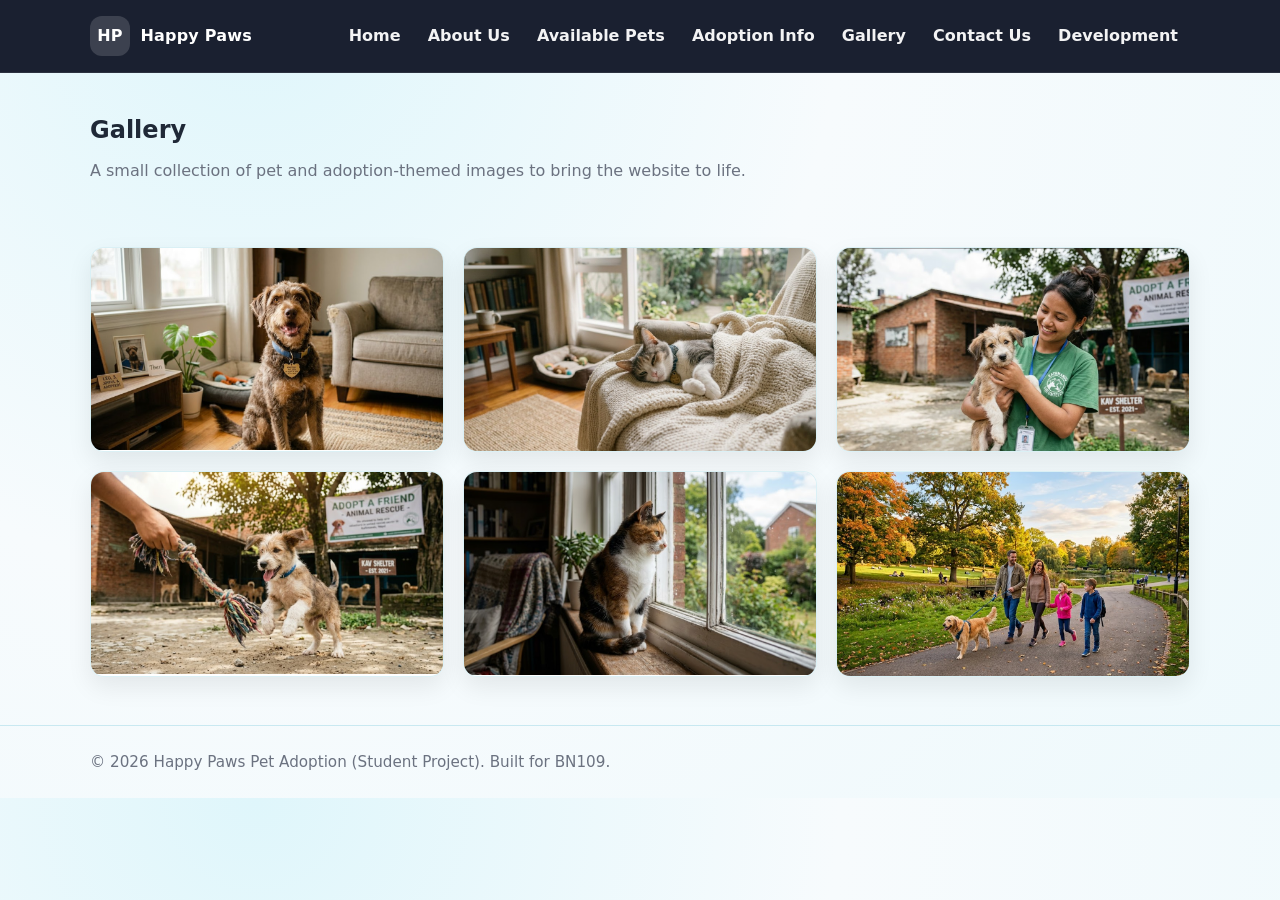
<file: Pet adoption website/gallery.html>
<!DOCTYPE html>
<html lang="en">
<head>
  <meta charset="UTF-8"/>
  <meta name="viewport" content="width=device-width, initial-scale=1"/>
  <title>Happy Paws Pet Adoption | Gallery</title>
  <link rel="stylesheet" href="css/style.css"/>
  <script defer src="js/main.js"></script>
</head>

<body>
  <header class="site-header">
    <div class="container navbar">
      <a class="brand" href="index.html">
        <span class="brand-badge" aria-hidden="true">HP</span>
        <span>Happy Paws</span>
      </a>
      <button class="nav-toggle" type="button" aria-label="Toggle menu">Menu</button>
      <nav class="nav-links" aria-label="Main navigation">
        <a href="index.html">Home</a>
        <a href="about.html">About Us</a>
        <a href="pets.html">Available Pets</a>
        <a href="adoption.html">Adoption Info</a>
        <a href="gallery.html">Gallery</a>
        <a href="contact.html">Contact Us</a>
        <a href="development.html">Development</a>
      </nav>
    </div>
  </header>

  <main class="container">
    <section class="page-header">
      <h1>Gallery</h1>
      <p>
        A small collection of pet and adoption-themed images to bring the website to life.
      </p>
    </section>

    <section class="section grid gallery-grid">
      <div class="card"><img src="images/1first.png" alt="A happy adopted dog with a collar" /></div>
      <div class="card"><img src="images/2second.png" alt="A cat relaxing in a blanket" /></div>
      <div class="card"><img src="images/3third.png" alt="A volunteer holding a small dog" /></div>
      <div class="card"><img src="images/4fourth.png" alt="A puppy playing outdoors" /></div>
      <div class="card"><img src="images/5fifth.png" alt="A calm cat looking out a window" /></div>
      <div class="card"><img src="images/6sixth.png" alt="A family walking a dog in a park" /></div>
    </section>
  </main>

  <footer class="site-footer">
    <div class="container small">
      © 2026 Happy Paws Pet Adoption (Student Project). Built for BN109.
    </div>
  </footer>
</body>
</html>
</file>
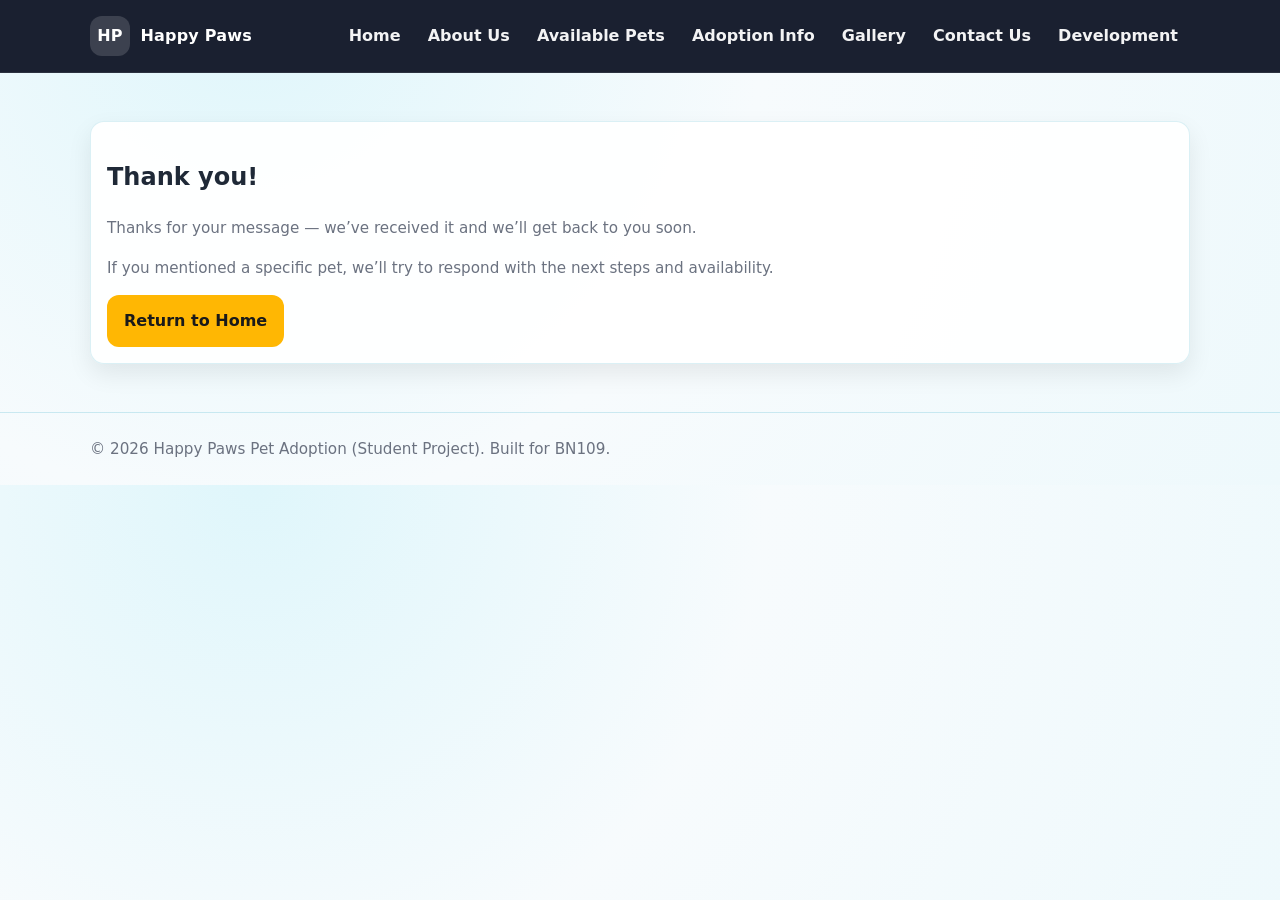
<file: Pet adoption website/thankyou.html>
<!DOCTYPE html>
<html lang="en">
<head>
  <meta charset="UTF-8"/>
  <meta name="viewport" content="width=device-width, initial-scale=1"/>
  <title>Happy Paws Pet Adoption | Thank You</title>
  <link rel="stylesheet" href="css/style.css"/>
  <script defer src="js/main.js"></script>
</head>

<body>
  <header class="site-header">
    <div class="container navbar">
      <a class="brand" href="index.html">
        <span class="brand-badge" aria-hidden="true">HP</span>
        <span>Happy Paws</span>
      </a>
      <button class="nav-toggle" type="button" aria-label="Toggle menu">Menu</button>
      <nav class="nav-links" aria-label="Main navigation">
        <a href="index.html">Home</a>
        <a href="about.html">About Us</a>
        <a href="pets.html">Available Pets</a>
        <a href="adoption.html">Adoption Info</a>
        <a href="gallery.html">Gallery</a>
        <a href="contact.html">Contact Us</a>
        <a href="development.html">Development</a>
      </nav>
    </div>
  </header>

  <main class="container">
    <section class="section">
      <div class="card">
        <div class="card-body">
          <h1>Thank you!</h1>
          <p class="small">
            Thanks for your message — we’ve received it and we’ll get back to you soon.
          </p>
          <p class="small">
            If you mentioned a specific pet, we’ll try to respond with the next steps and availability.
          </p>
          <a class="btn btn-primary" href="index.html">Return to Home</a>
        </div>
      </div>
    </section>
  </main>

  <footer class="site-footer">
    <div class="container small">
      © 2026 Happy Paws Pet Adoption (Student Project). Built for BN109.
    </div>
  </footer>
</body>
</html>
</file>
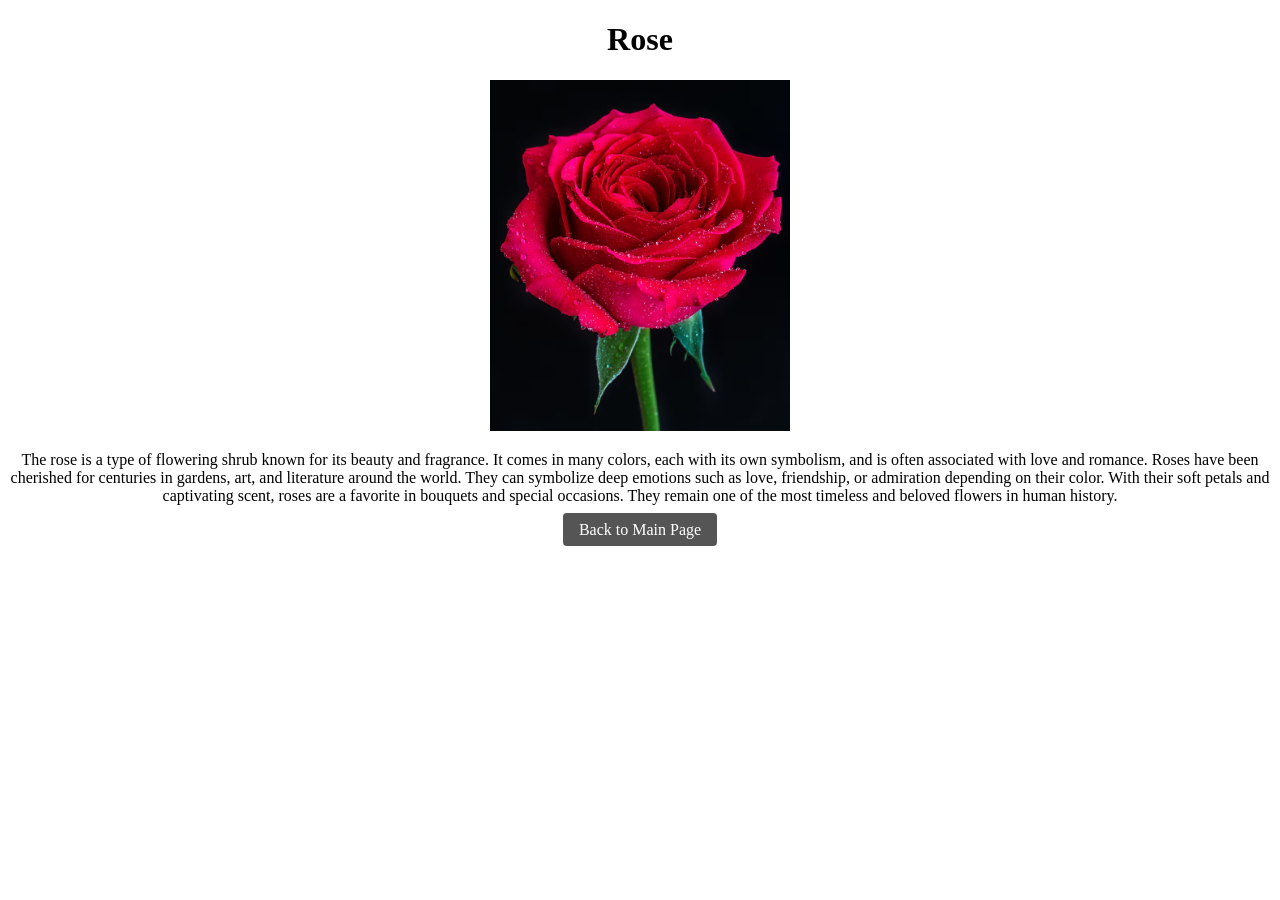
<file: Rough work/rose.html>
<!DOCTYPE html>
<html lang="en">
<head>
    <title>Rose</title>
</head>
<body style="text-align: center;">

    <h1>Rose</h1>

    <img src="rose.jpeg" alt="Rose" style="width: 300px; height: auto;">
    <p>
The rose is a type of flowering shrub known for its beauty and fragrance. It comes in many colors,
 each with its own symbolism, and is often associated with love and romance. Roses have been 
 cherished for centuries in gardens, art, and literature around the world. They can symbolize deep
  emotions such as love, friendship, or admiration depending on their color. With their soft petals 
  and captivating scent, roses are a favorite in bouquets and special occasions. They remain one of 
  the most timeless and beloved flowers in human history.
</p>

    <a href="index.html" style="padding: 8px 16px; background-color: #555; color: white; text-decoration: none; border-radius: 4px;">
        Back to Main Page
    </a>

</body>
</html>
</file>
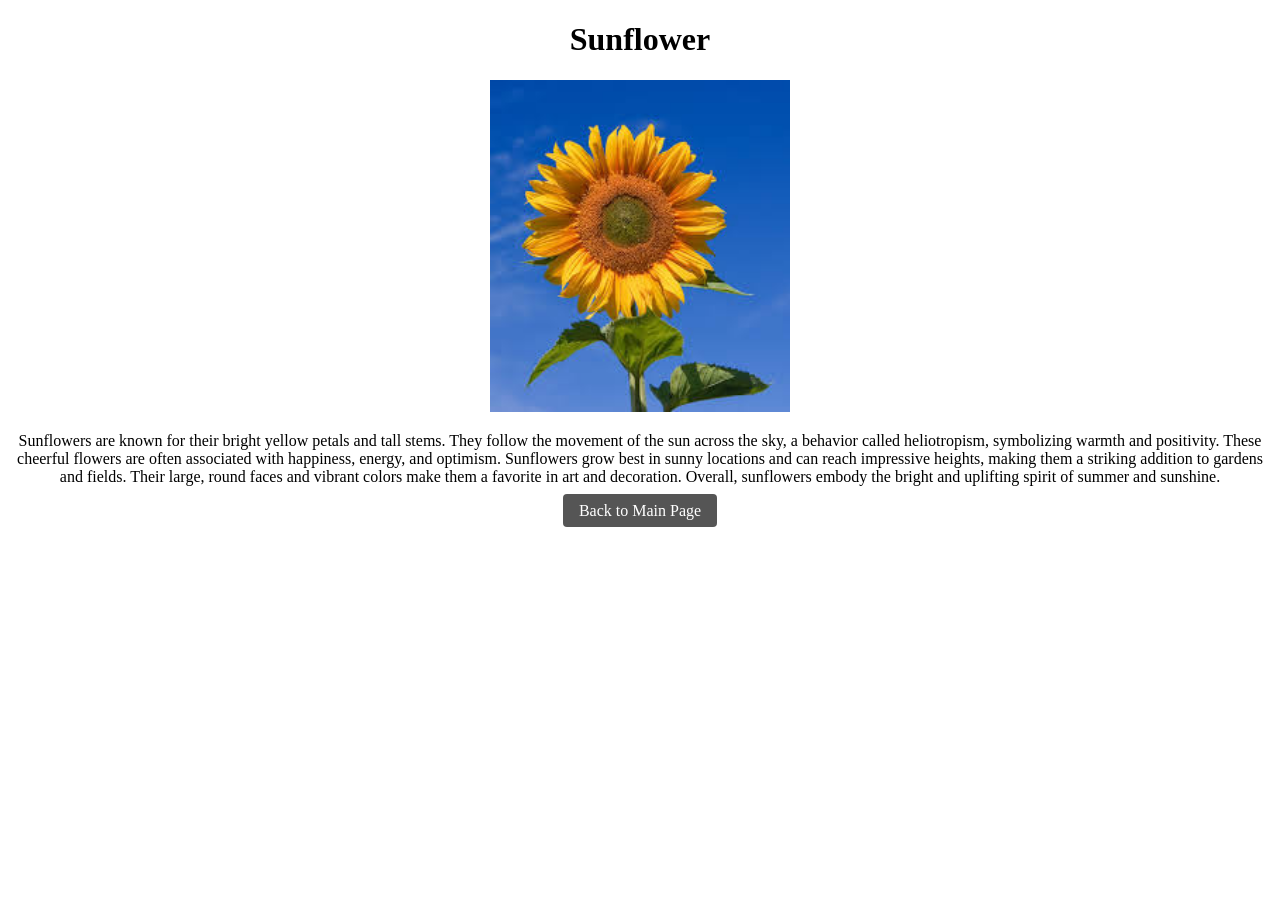
<file: Rough work/sunflower.html>
<!DOCTYPE html>
<html lang="en">
<head>
    <title>Sunflower</title>
</head>
<body style="text-align: center;">

    <h1>Sunflower</h1>

    <img src="sunflower.jpeg" alt="Sunflower" style="width: 300px; height: auto;">
    <p>
Sunflowers are known for their bright yellow petals and tall stems. They follow the movement of the
 sun across the sky, a behavior called heliotropism, symbolizing warmth and positivity. 
 These cheerful flowers are often associated with happiness, energy, and optimism. Sunflowers grow
  best in sunny locations and can reach impressive heights, making them a striking addition to 
  gardens and fields. Their large, round faces and vibrant colors make them a favorite in art and
  decoration. Overall, sunflowers embody the bright and uplifting spirit of summer and sunshine.
</p>

    <a href="index.html" style="padding: 8px 16px; background-color: #555; color: white; text-decoration: none; border-radius: 4px;">
        Back to Main Page
    </a>

</body>
</html>
</file>
<file: A tourist flight agency/style.css>
/* BASE / RESET */
* {
  margin: 0;
  padding: 0;
  box-sizing: border-box; /* padding is included in the element so that it will be easy to work with */
}

/* Smooth scrolling so clicking nav links can glide down instead of jumping */
html { scroll-behavior: smooth; }
body {
  font-family: 'Segoe UI', Tahoma, Geneva, Verdana, sans-serif; /* a clean, readable stack */
  color: #333;    
  line-height: 1.6; 
}

/* REUSABLE HELPERS */
/* Keeps content centred and caps the width so it doesnot stretch too wide on big monitors */
.container {
  width: min(1100px, 92%);  
  margin: 0 auto;
}

/* Standard vertical breathing room for every section */
.section {
  padding: 70px 0;
}

/* Light grey background for alternate sections and also creates a visual rhythm as you scroll */
.section-alt {
  background: #f7f7f7;
}

/* Shared heading style used by nearly every section on the page */
.section-title {
  text-align: center;
  font-size: 2rem;
  margin-bottom: 10px;
  color: #1a1a2e; /* the dark navy brand colour */
}

/* The smaller descriptive line that sits just below each section title */
.section-subtitle {
  text-align: center;
  color: #777;
  margin-bottom: 40px;
  font-size: 1rem;
}

/* CSS Grid shorthand and all card and tile layouts inherit from this */
.grid {
  display: grid;
  gap: 25px;
}

/* Base styles shared by all button variants and only the colour changes per variant */
.btn {
  display: inline-block;
  padding: 12px 20px;
  border-radius: 30px;   /* pill shape */
  text-decoration: none;
  font-weight: 700;
  border: 2px solid transparent;
}

/* Golden filled button and the strongest call to action */
.btn-primary {
  background: #f0a500;
  color: #1a1a2e;
}

.btn-primary:hover { filter: brightness(0.95); } /* subtle dimming on hover */

/* Ghost button which is transparent with a white border, used on the dark hero background */
.btn-outline {
  border-color: #fff;
  color: #fff;
}

/* On hover it fills white so it feels solid and clickable */
.btn-outline:hover {
  background: #fff;
  color: #1a1a2e;
}

/* Solid dark button used for the contact form submit and stands out against the light form background */
.btn-dark {
  width: 100%;         /* stretches full width of the form */
  background: #1a1a2e;
  color: #fff;
  border-radius: 8px;
  border: none;
  cursor: pointer;
  padding: 14px;
  font-size: 1rem;
}

/* Turns golden on hover and mirrors the brand accent colour for a satisfying interaction */
.btn-dark:hover {
  background: #f0a500;
  color: #1a1a2e;
}

/* NAVBAR */
.navbar {
  position: sticky;
  top: 0;
  z-index: 1000;
  background: #1a1a2e;
}

/* Inner row that holds the logo and the links side by side */
.nav-container {
  width: min(1100px, 92%);
  margin: 0 auto;
  padding: 12px 0;
  display: flex;
  align-items: center;
  justify-content: space-between;
  gap: 20px;
  flex-wrap: wrap; 
}

/* The brand name or logo on the left side of the navigation bar */
.brand {
  color: #fff;
  font-size: 1.35rem;
  font-weight: 800;
  letter-spacing: 0.5px;
  text-decoration: none;
}

/* The word "Wings" gets the golden accent colour to break up the brand name */
.brand span { color: #f0a500; }

/* The list of navigation links on the right side */
.nav-links {
  list-style: none;
  display: flex;
  gap: 8px;
  flex-wrap: wrap;
}

/* Individual nav link styling and grey by default, golden on hover */
.nav-links a {
  color: #ccc;
  text-decoration: none;
  padding: 10px 12px;
  border-radius: 10px;
  transition: 0.2s; /* smooth colour change rather than a instant switch */
  font-size: 0.95rem;
}
.nav-links a:hover {
  color: #f0a500;
  background: rgba(255,255,255,0.06); /* a faint white highlight behind the hovered link */
}

/* HERO SECTION */
.hero {
  background: url("Home\ Page\ image.png") center/cover no-repeat; /* adds the image in the background at the first section */
  height: 100vh;     
  min-height: 100vh; 
  position: relative;
}

/* The dark gradient layer that sits between the photo and the text */
.hero-overlay {
  height: 100vh;
  min-height: 100vh;
  background: linear-gradient(rgba(0,0,0,0.55), rgba(0,0,0,0.55)); 
  display: flex;
  align-items: center; /* vertically centres the content block */
}

/* The actual text and buttons inside the hero and left-aligned and capped at a readable width */
.hero-content {
  width: min(900px, 92%);
  margin: 0 auto;
  color: #fff;
  text-align: left;
  padding: 90px 0 60px; /* top padding pushes the text down slightly from the navbar */
}

/* clamp sets a fluid font size */
.hero-content h1 {
  font-size: clamp(2rem, 4vw, 3.2rem);
  line-height: 1.15;
  margin-bottom: 14px;
}

/* The subtitle paragraph that is kept narrower than the heading so it doesn't stretch too wide */
.hero-content p {
  font-size: 1.1rem;
  opacity: 0.95;
  margin-bottom: 22px;
  max-width: 60ch; 
}

/* ABOUT SECTION */
.about-grid {
  display: grid;
  grid-template-columns: 1.1fr 0.9fr;
  gap: 40px;
  align-items: center; /* keeps the text and image vertically centred with each other */
}
.about-text h2 {
  font-size: 1.8rem;
  color: #1a1a2e;
  margin-bottom: 12px;
}

/* Row of three stat boxes below the about text */
.stats {
  display: flex;
  gap: 22px;
  flex-wrap: wrap; /* stacks them if the screen is too narrow */
  margin-top: 18px;
}

/* The big number in each stat box and golden color to make it unique*/
.stat h3 {
  font-size: 1.8rem;
  color: #f0a500;
  text-align: center;
}

/* The label below each number */
.stat p {
  font-size: 0.9rem;
  color: #777;
  text-align: center;
}

/* The about photo and rounded corners and a soft shadow to lift it off the background */
.about-image img {
  width: 100%;
  border-radius: 12px;
  box-shadow: 0 8px 25px rgba(0,0,0,0.15);
}

/* DESTINATION CARDS */
.cards {
  grid-template-columns: repeat(auto-fit, minmax(260px, 1fr));
}

/* Each individual destination card */
.card {
  border-radius: 12px;
  overflow: hidden;   /* clips the photo corners so they follow the card's border-radius */
  box-shadow: 0 4px 15px rgba(0,0,0,0.10);
  background: #fff;
  transition: transform 0.25s; /* smooth animation for the hover lift effect */
}

/* Lifts the card up slightly when hovered and gives a nice interactive feel */
.card:hover { transform: translateY(-6px); }

/* Destination photo at the top of the card with the fixed height keeps all cards the same size */
.card img {
  width: 100%;
  height: 190px;
  object-fit: cover; /* crops the image to fill the space without stretching or squashing it */
}

/* The text content area below the image */
.card-body { padding: 18px; }
.card-body h3 {
  font-size: 1.1rem;
  color: #1a1a2e;
  margin-bottom: 6px;
}
.card-body p {
  font-size: 0.9rem;
  color: #666;
  margin-bottom: 10px;
}
.price {
  font-weight: 800;
  color: #f0a500;
}

/* SERVICES SECTION */
.section-dark {
  background: #1a1a2e;
  color: #fff;
}

/* These two classes flip the title and subtitle to light colours so they remain readable on the dark background */
.section-title.light { color: #fff; }
.section-subtitle.light { color: #b8b8b8; }

/* Same responsive auto-fit grid as the cards, but minimum width is a bit smaller */
.services {
  grid-template-columns: repeat(auto-fit, minmax(220px, 1fr));
}

/* Individual service tile a slightly lighter navy so it contrasts with the section background */
.service {
  background: #252545;
  border-radius: 12px;
  padding: 26px 18px;
  transition: 0.25s; /* the colour change on hover animates smoothly */
}

/* On hover the tile turns golden and the text flips to dark,bold and memorable */
.service:hover {
  background: #f0a500;
  color: #1a1a2e;
}
.service h3 { margin-bottom: 10px; }
.service p { opacity: 0.9; } /* slightly transparent text that softens the look on the dark tiles */

/* SPECIAL OFFERS SECTION */
.section-offers {
  background: #fff8ee;
}

/* Offer cards use the same responsive auto-fit approach as destinations */
.offers {
  grid-template-columns: repeat(auto-fit, minmax(260px, 1fr));
}

/* Individual offer card and the left border is the key visual element */
.offer {
  background: #fff;
  border-radius: 12px;
  padding: 22px;
  box-shadow: 0 4px 15px rgba(0,0,0,0.08);
  border-left: 5px solid #f0a500; /* thick golden stripe on the left that instantly signals "deal" */
}
.offer h3 { color: #1a1a2e; margin-bottom: 10px; }
.offer p { color: #666; margin-bottom: 12px; }

/* The price display row and the big and golden so it grabs attention of the users */
.offer-price {
  font-size: 1.2rem;
  font-weight: 900;
  color: #f0a500;
}

/* The crossed-out original price sits to the left of the new price */
.offer-price del {
  color: #aaa;
  font-weight: 500;
  margin-right: 8px;
  font-size: 0.95rem;
}

/* FORM SECTION */
.contact {
  max-width: 780px; /* constrains the form width even within the section container */
}

/* The white card that wraps all the form fields */
.contact-form {
  background: #fff;
  padding: 40px;
  border-radius: 16px;
  box-shadow: 0 6px 25px rgba(0,0,0,0.10);
}

/* A flex row that places two form fields side by side and also wraps on small screens */
.form-row {
  display: flex;
  gap: 18px;
  flex-wrap: wrap; /* on mobile each field drops to full width */
}

/* Each label and the input pair stacks vertically using flex-direction */
.form-group {
  display: flex;
  flex-direction: column;
  flex: 1;             /* each group grows equally to fill the available space */
  min-width: 220px;    /* prevents fields from getting uncomfortably narrow */
  margin-bottom: 16px;
}

/* Field labels are slightly bold so they stand out from the placeholder text */
label {
  font-size: 0.92rem;
  font-weight: 700;
  color: #444;
  margin-bottom: 6px;
}

/* Shared styling for all three input types: text, dropdown, and textarea */
input, select, textarea {
  padding: 12px 14px;
  border: 1px solid #ddd;
  border-radius: 8px;
  font-size: 0.95rem;
  font-family: inherit; 
}

/* When the user clicks into a field, the border turns golden to match the brand colour */
input:focus, select:focus, textarea:focus {
  outline: none;
  border-color: #f0a500;
}

/* The message textarea can be resized vertically but not horizontally */
textarea {
  resize: vertical;
  min-height: 110px;
}

/*  FOOTER */
.footer {
  background: #1a1a2e;
  color: #aaa;   
  text-align: center;
  padding: 22px 10px;
  font-size: 0.9rem;
}

/* RESPONSIVE STYLES */
/* Tablet and small laptop breakpoint */
@media (max-width: 900px) {

  /* The about section's two columns collapse into a single stacked column */
  .about-grid {
    grid-template-columns: 1fr;
  }

  /* Hero text centres itself now that the layout is single-column */
  .hero-content {
    text-align: center;
  }

  /* Re-centres the hero subtitle paragraph which has a max-width set */
  .hero-content p {
    margin-left: auto;
    margin-right: auto;
  }
}

/* Phone breakpoint where small tweaks to keep things comfortable on narrow screens */
@media (max-width: 520px) {

  /* Less padding on the contact form so it doesn't feel cramped on small screens */
  .contact-form {
    padding: 26px 18px;
  }

  /* On very narrow screens the navigation bar logo and links centre instead of spreading apart */
  .nav-container {
    justify-content: center;
  }
}
</file>
<file: Pet adoption website/css/style.css>
:root {
  --bondi: #0095b6;          /* Bondi Blue */
  --bondi-dark: #007a95;
  --accent: #ffb703;      
  --text: #1f2937;
  --muted: #6b7280;

  /* Background color */
  --bg: #f7fbfd;
  --card: #ffffff;

  /* Lines & shadows */
  --border: rgba(0, 149, 182, 0.14);
  --shadow: 0 10px 25px rgba(0, 0, 0, 0.08);
  --radius: 14px;
  --max: 1100px;

  /* Hero alignment control */
  --hero-pad-mobile: 1.25rem;
  --hero-pad-desktop: 4.5rem;
}

* { box-sizing: border-box; }
body {
  margin: 0;
  font-family: system-ui, -apple-system, Segoe UI, Roboto, Arial, sans-serif;
  color: var(--text);

  /* Bondi tinted background so pages don’t feel oddly white */
  background: radial-gradient(circle at 20% 0%, #dff6fb 0%, #f7fbfd 45%, #eef9fc 100%);
  line-height: 1.6;
}
img { max-width: 100%; display: block; }
a { color: inherit; text-decoration: none; }

/* Layout helpers */
.container {
  width: min(var(--max), calc(100% - 2rem));
  margin: 0 auto;
}

.section {
  padding: 3rem 0;
}

.grid {
  display: grid;
  gap: 1.2rem;
}

.site-header {
  position: sticky;
  top: 0;
  z-index: 50;
  background: #1a2030;
  border-bottom: 1px solid rgba(255, 255, 255, 0.08);
}

/* navigation */
.navbar {
  display: flex;
  align-items: center;
  justify-content: space-between;
  padding: 0.9rem 0;
}

.brand {
  display: flex;
  align-items: center;
  gap: 0.65rem;
  font-weight: 800;
  letter-spacing: 0.2px;
  color: white;
}

.brand-badge {
  width: 40px;
  height: 40px;
  border-radius: 12px;
  background: rgba(255, 255, 255, 0.15);
  display: grid;
  place-items: center;
  color: white;
  box-shadow: none;
}

.nav-links {
  display: flex;
  gap: 0.2rem;
  align-items: center;
}

.nav-links a {
  padding: 0.55rem 0.75rem;
  border-radius: 10px;
  color: rgba(255, 255, 255, 0.95);
  font-weight: 700;
  transition: background 0.2s ease, transform 0.2s ease;
}

.nav-links a:hover {
  background: rgba(255, 255, 255, 0.16);
  transform: translateY(-1px);
}

.nav-toggle {
  display: none;
  border: 1px solid rgba(255, 255, 255, 0.35);
  background: rgba(255, 255, 255, 0.12);
  color: white;
  padding: 0.55rem 0.7rem;
  border-radius: 10px;
  font-weight: 800;
}

.hero {
  min-height: 92vh;
  display: flex;
  align-items: center;
  position: relative;
  overflow: hidden;
  color: white;
}

.hero-bg {
  position: absolute;
  inset: 0;

  /* Full cover image background in the home menu here */
  background-image: url("../images/Homepagebackground.png");
  background-size: cover;
  background-position: center;
  background-repeat: no-repeat;

  transform: scale(1.03);
  filter: saturate(1.05) contrast(1.05);
}

/* Overlay tint so text is readable on top of photo */
.hero::before {
  content: "";
  position: absolute;
  inset: 0;
  background: linear-gradient(
    120deg,
    rgba(0, 0, 0, 0.35),
    rgba(0, 0, 0, 0.20)
  );
  z-index: 1;
}

/* HTML uses: <div class="container hero-content"> */
.hero-content {
  position: relative;
  z-index: 2;

  /* Vertical spacing */
  padding: 5rem 0;

  /* IMPORTANT: this makes the hero-content container full width,
     then we can control the text block position inside */
  width: 100%;

  /* This offsets the text from the left edge nicely */
  padding-left: var(--hero-pad-mobile);
  padding-right: var(--hero-pad-mobile);
}

/* This keeps the text block from becoming too wide */
.hero-content > * {
  max-width: 680px;
}

.hero h1 {
  margin: 0 0 0.75rem;
  font-size: clamp(2.2rem, 5vw, 3.6rem);
  line-height: 1.08;
}

.hero p {
  margin: 0 0 1.4rem;
  max-width: 62ch;
  color: rgba(255, 255, 255, 0.92);
}

.hero-actions {
  display: flex;
  flex-wrap: wrap;
  gap: 0.8rem;
}

/* On wide screens this pushes hero text in a bit more so that it looks balanced */
@media (min-width: 1000px) {
  .hero-content {
    padding-left: var(--hero-pad-desktop);
    padding-right: 2rem;
  }
}

/* Buttons */
.btn {
  display: inline-flex;
  align-items: center;
  justify-content: center;
  padding: 0.75rem 1rem;
  border-radius: 12px;
  font-weight: 800;
  border: 1px solid transparent;
  transition: transform 0.2s ease, background 0.2s ease, border 0.2s ease;
}

.btn-primary {
  background: var(--accent);
  color: #1a1a1a;
}

.btn-primary:hover {
  transform: translateY(-2px);
  background: #ffc233;
}

.btn-outline {
  border-color: rgba(255, 255, 255, 0.6);
  color: white;
  background: rgba(255, 255, 255, 0.08);
}

.btn-outline:hover {
  transform: translateY(-2px);
  background: rgba(255, 255, 255, 0.14);
}

/* Cards / Content */
.card {
  background: rgba(255, 255, 255, 0.92);
  border: 1px solid var(--border);
  border-radius: var(--radius);
  box-shadow: var(--shadow);
  overflow: hidden;
}

.card-body { padding: 1rem; }

.card h3 { margin: 0.2rem 0 0.4rem; }

.small {
  color: var(--muted);
  font-size: 0.95rem;
}

/* Pet tags */
.pet-meta {
  display: flex;
  flex-wrap: wrap;
  gap: 0.5rem;
  margin-top: 0.6rem;
}

.tag {
  display: inline-flex;
  padding: 0.25rem 0.55rem;
  border-radius: 999px;
  background: rgba(0, 149, 182, 0.12);
  color: var(--bondi-dark);
  font-weight: 700;
  font-size: 0.85rem;
}

/* Page header blocks */
.page-header {
  padding: 2.4rem 0 1rem;
}

.page-header h1 {
  margin: 0 0 0.5rem;
}

.page-header p {
  margin: 0;
  color: var(--muted);
  max-width: 75ch;
}

/* Forms */
form {
  display: grid;
  gap: 0.9rem;
}

label {
  font-weight: 700;
  display: block;
  margin-bottom: 0.35rem;
}

input, textarea {
  width: 100%;
  padding: 0.75rem 0.85rem;
  border-radius: 12px;
  border: 1px solid rgba(0, 149, 182, 0.18);
  background: rgba(255, 255, 255, 0.95);
  outline: none;
  font: inherit;
}

input:focus, textarea:focus {
  border-color: rgba(0, 149, 182, 0.55);
  box-shadow: 0 0 0 4px rgba(0, 149, 182, 0.14);
}

textarea { min-height: 140px; resize: vertical; }

.privacy-note {
  font-size: 0.95rem;
  color: var(--muted);
  border-left: 4px solid rgba(0, 149, 182, 0.35);
  padding-left: 0.8rem;
}

/* Footer */
.site-footer {
  border-top: 1px solid rgba(0, 149, 182, 0.18);
  padding: 1.5rem 0;
  color: rgba(31, 41, 55, 0.75);
}

/* Responsive nav + layout grids */
@media (max-width: 860px) {
  .nav-toggle { display: inline-flex; }

  .nav-links {
    display: none;
    position: absolute;
    right: 1rem;
    top: 64px;

    background: linear-gradient(135deg, var(--bondi), var(--bondi-dark));
    border: 1px solid rgba(255, 255, 255, 0.22);
    border-radius: 14px;
    box-shadow: var(--shadow);
    padding: 0.6rem;
    flex-direction: column;
    align-items: stretch;
    min-width: 220px;
  }

  .nav-links.show { display: flex; }

  .nav-links a {
    padding: 0.75rem 0.9rem;
  }
}

/* Grids */
.two-col {
  grid-template-columns: 1.2fr 0.8fr;
  align-items: start;
}

.three-col {
  grid-template-columns: repeat(3, 1fr);
}

.gallery-grid {
  grid-template-columns: repeat(3, 1fr);
}

@media (max-width: 900px) {
  .three-col, .gallery-grid { grid-template-columns: repeat(2, 1fr); }
  .two-col { grid-template-columns: 1fr; }
}

@media (max-width: 560px) {
  .three-col, .gallery-grid { grid-template-columns: 1fr; }
}
</file>
